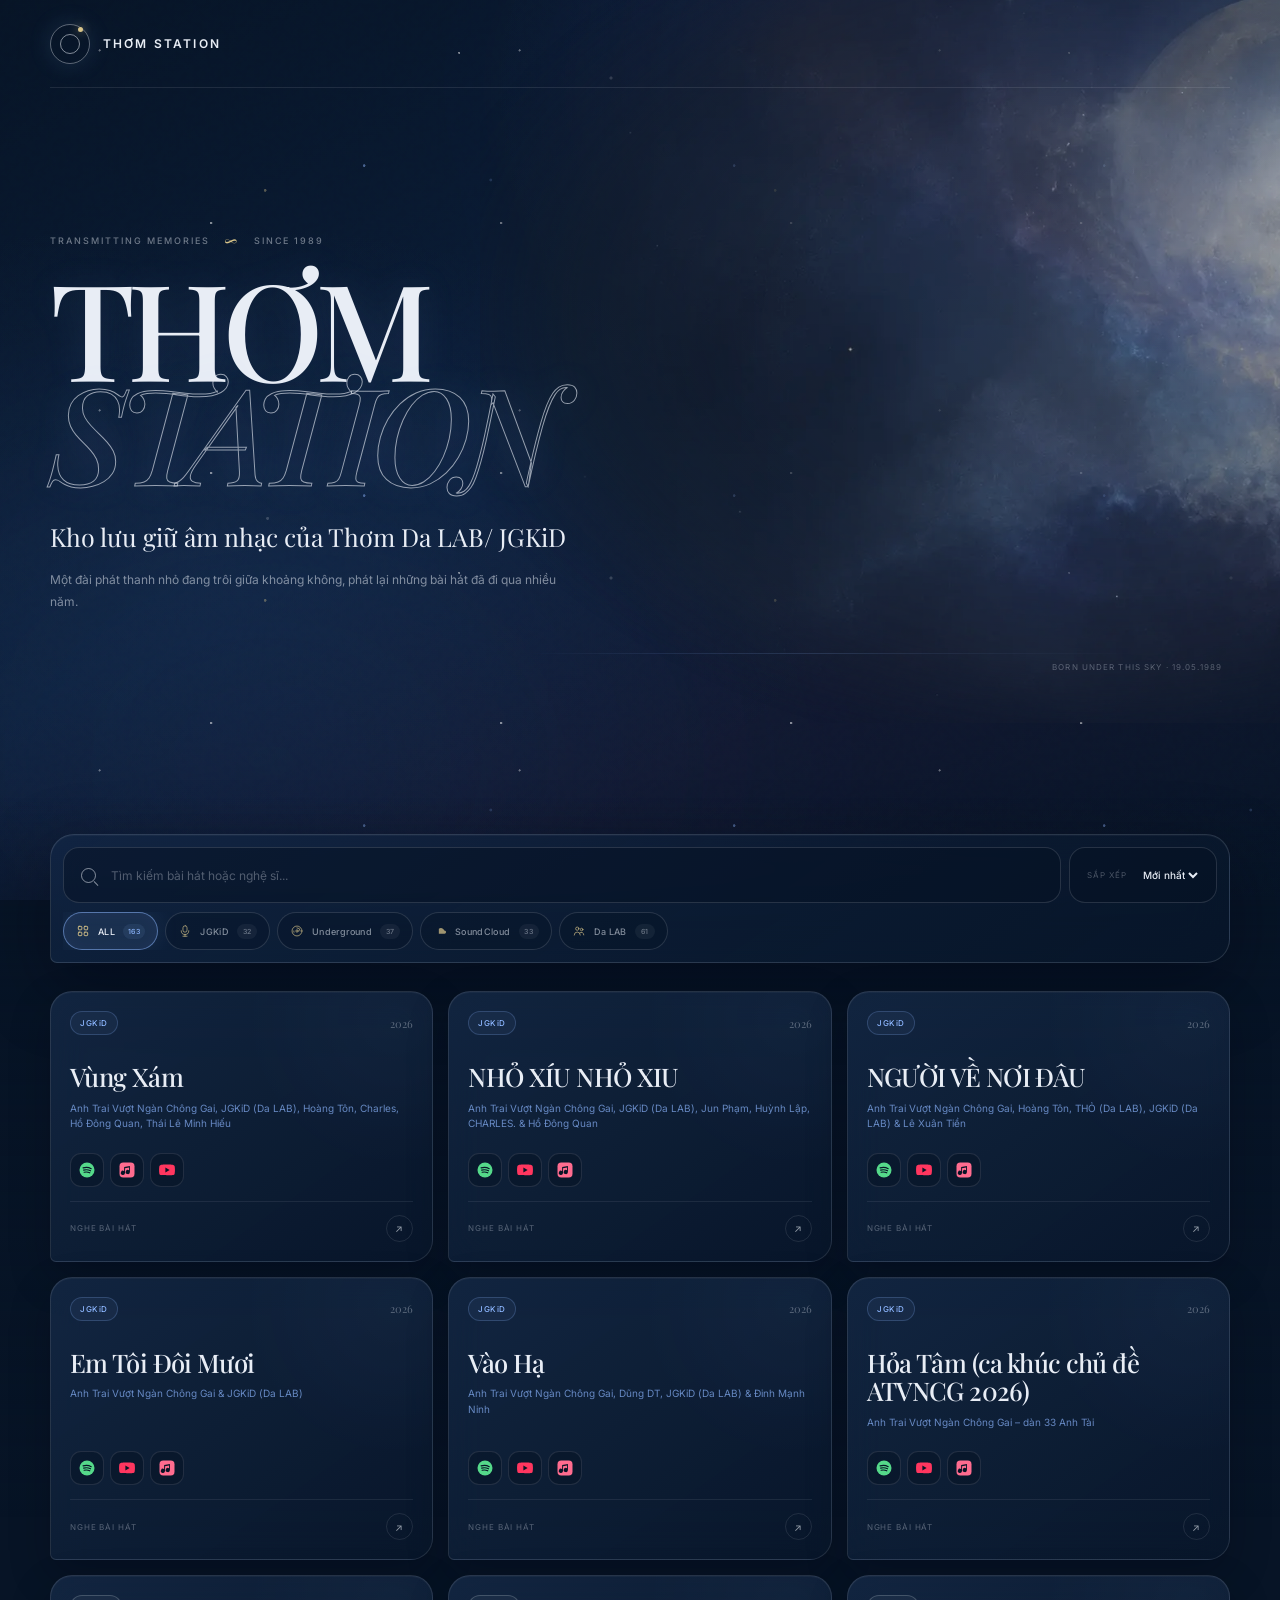
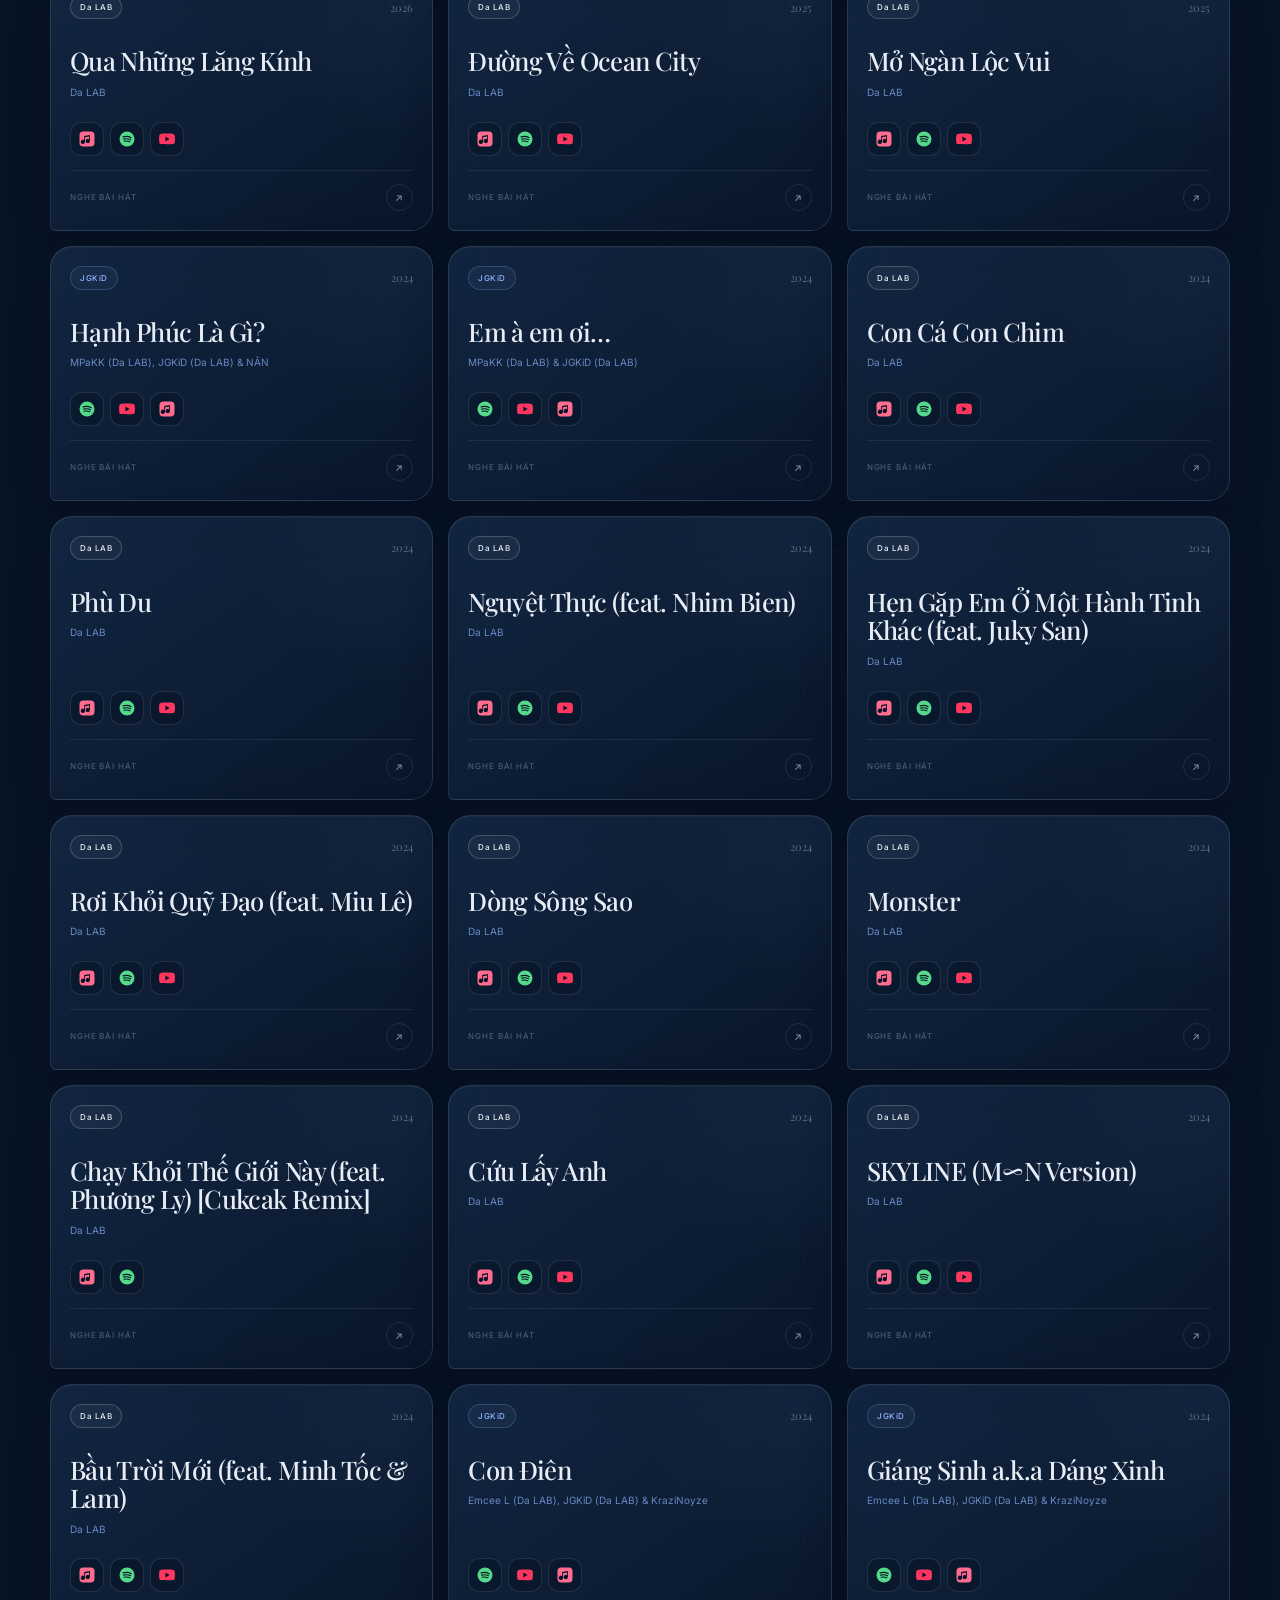
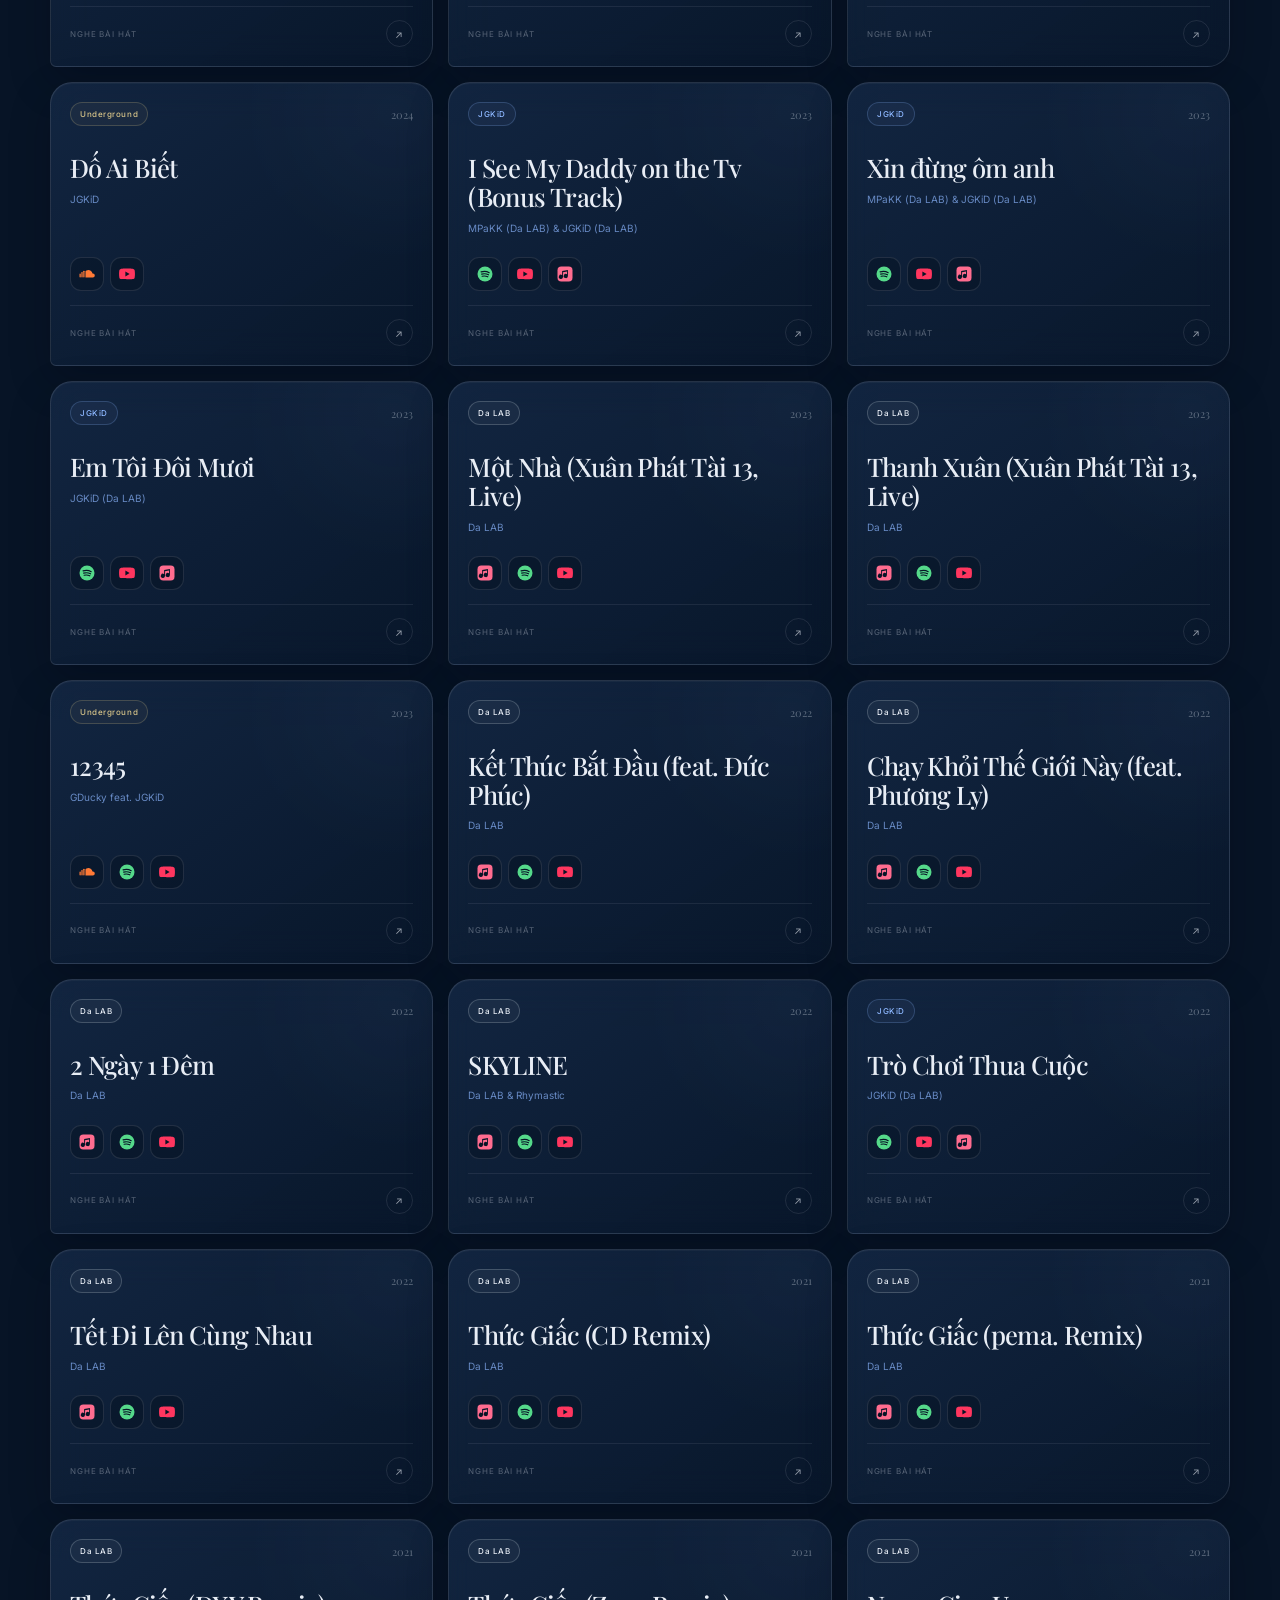
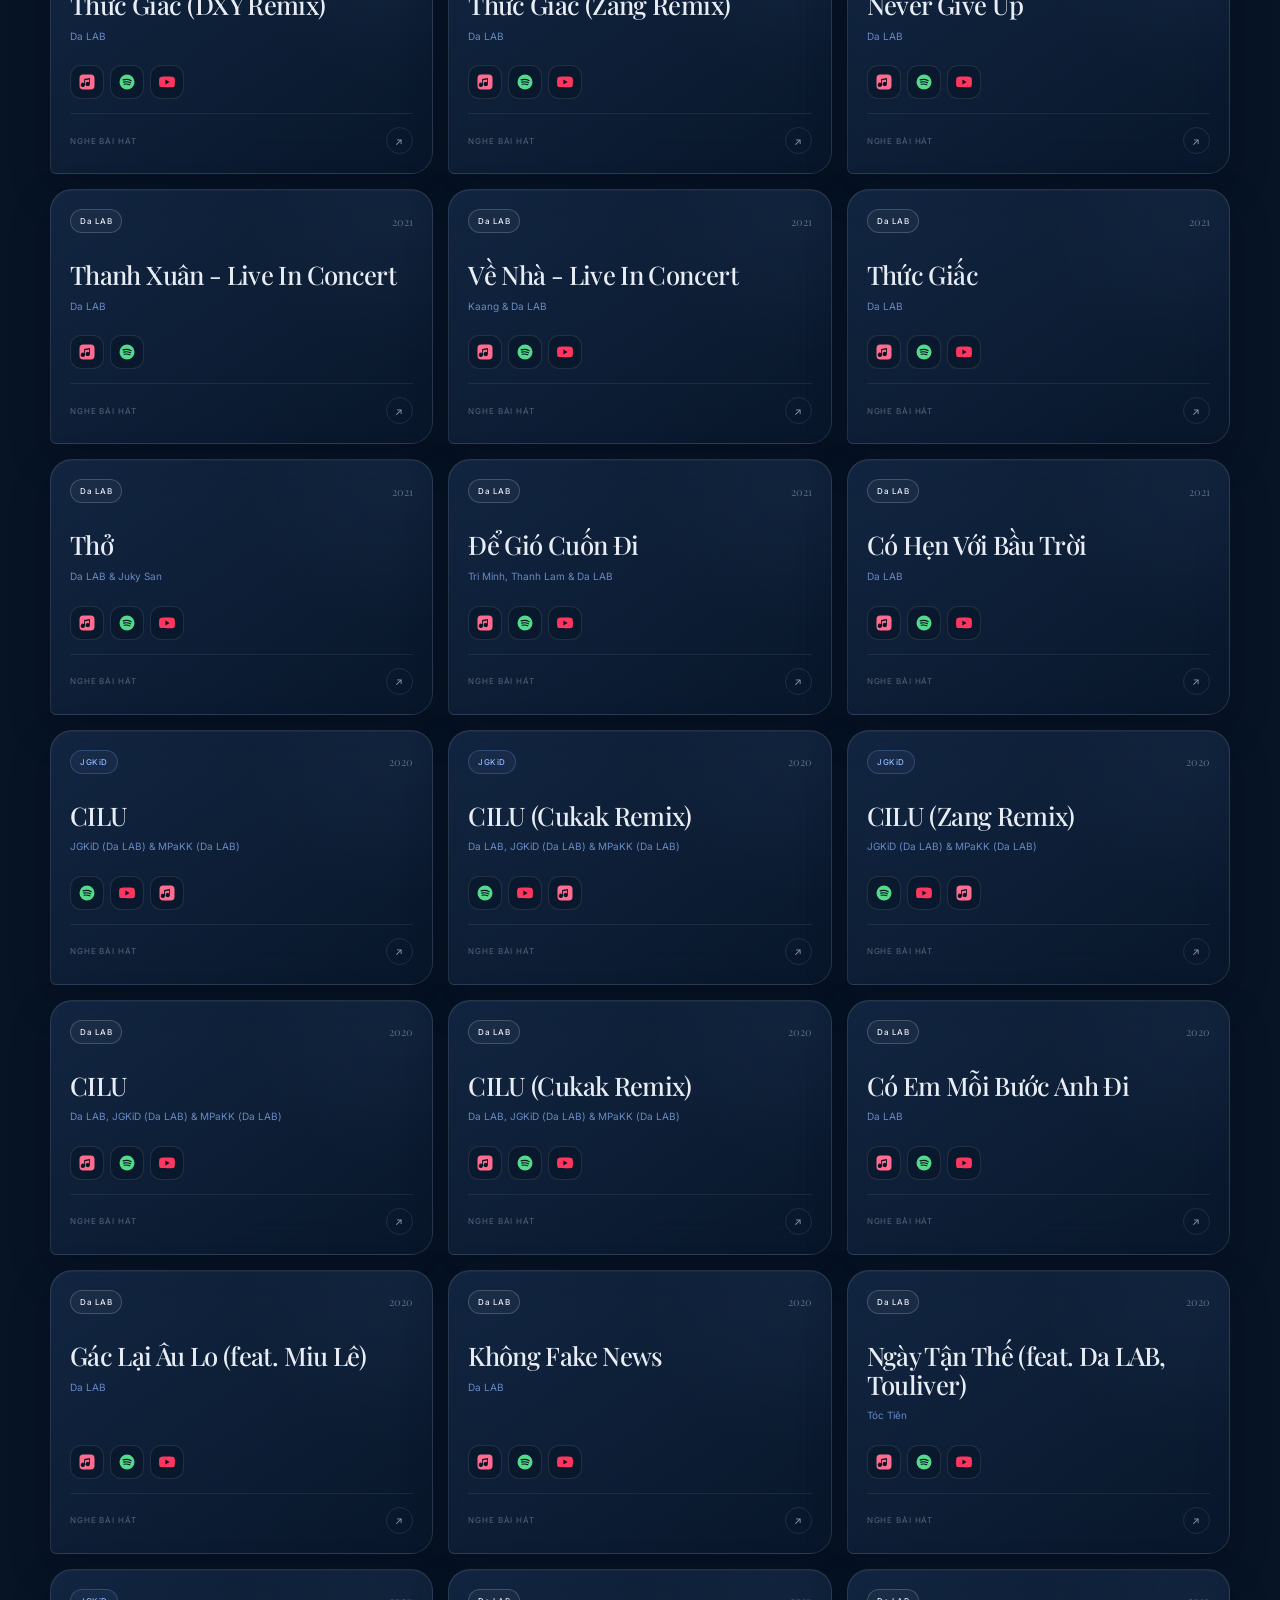
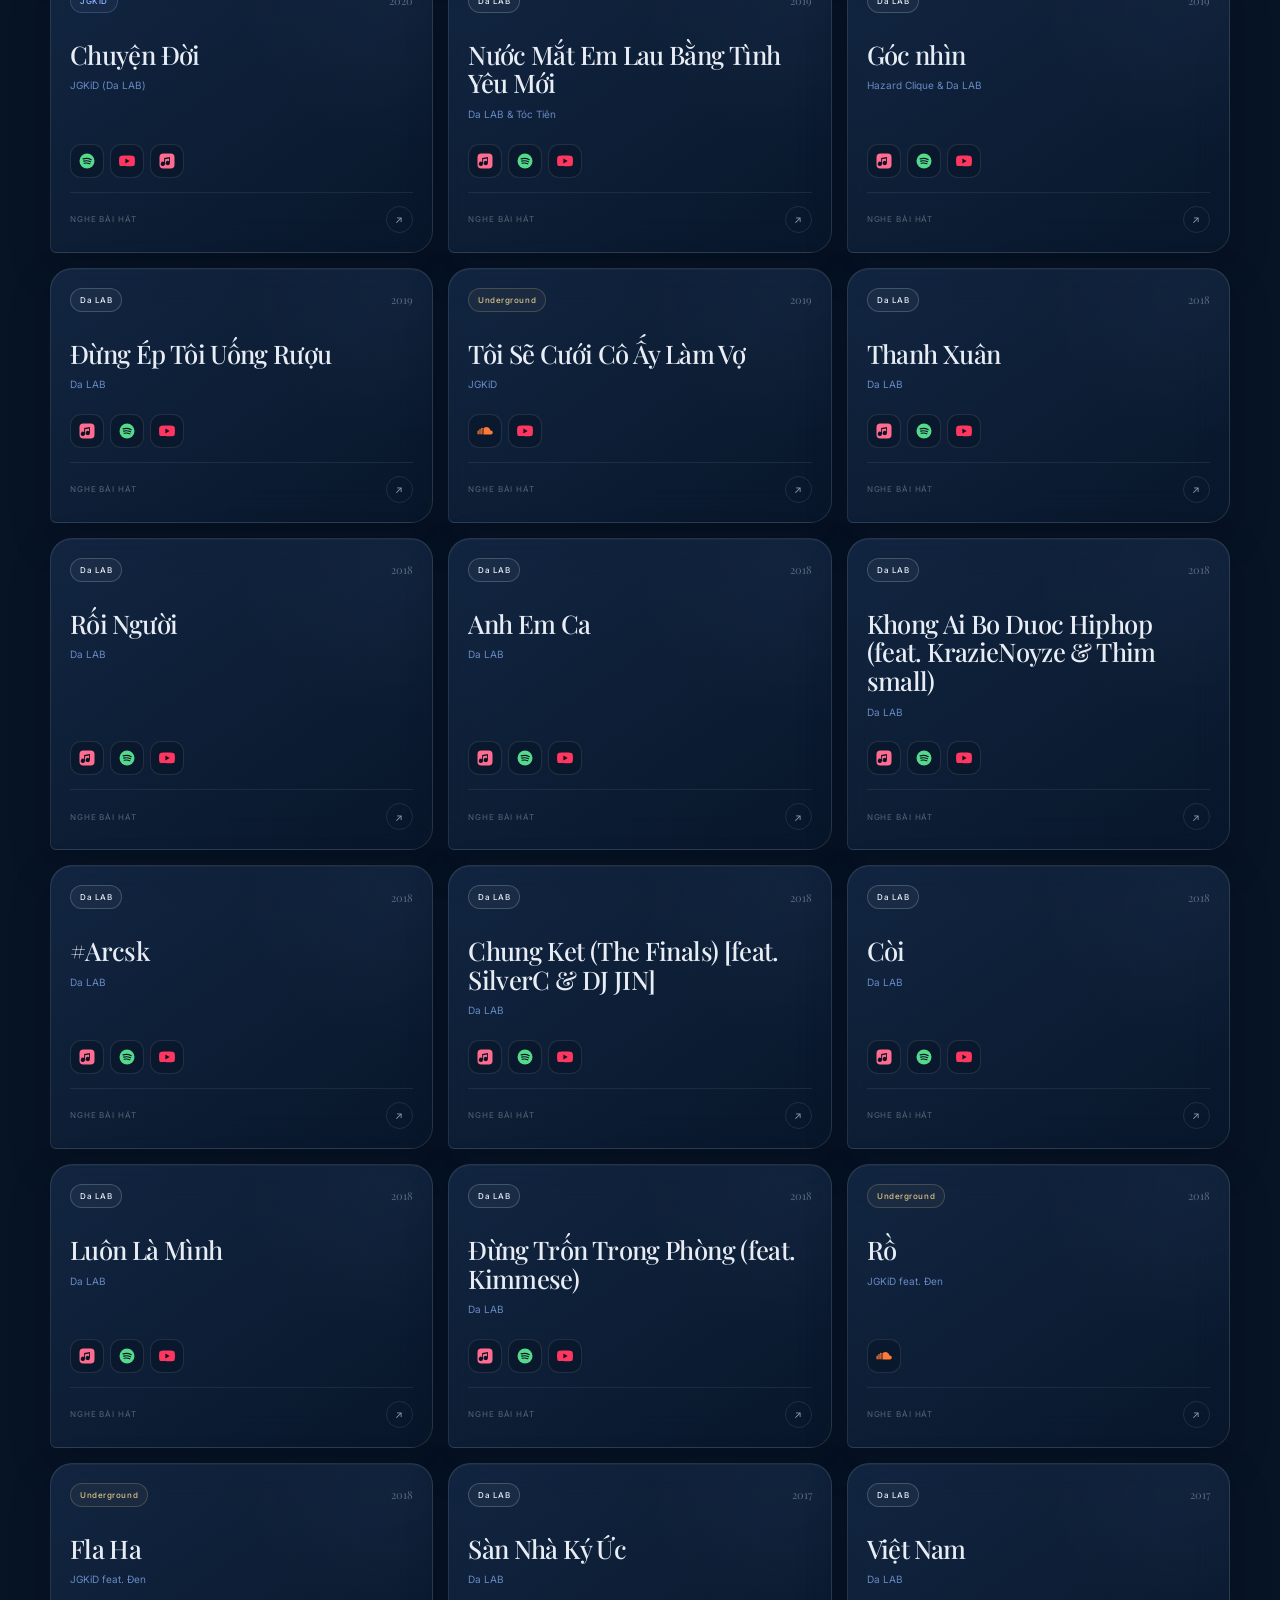
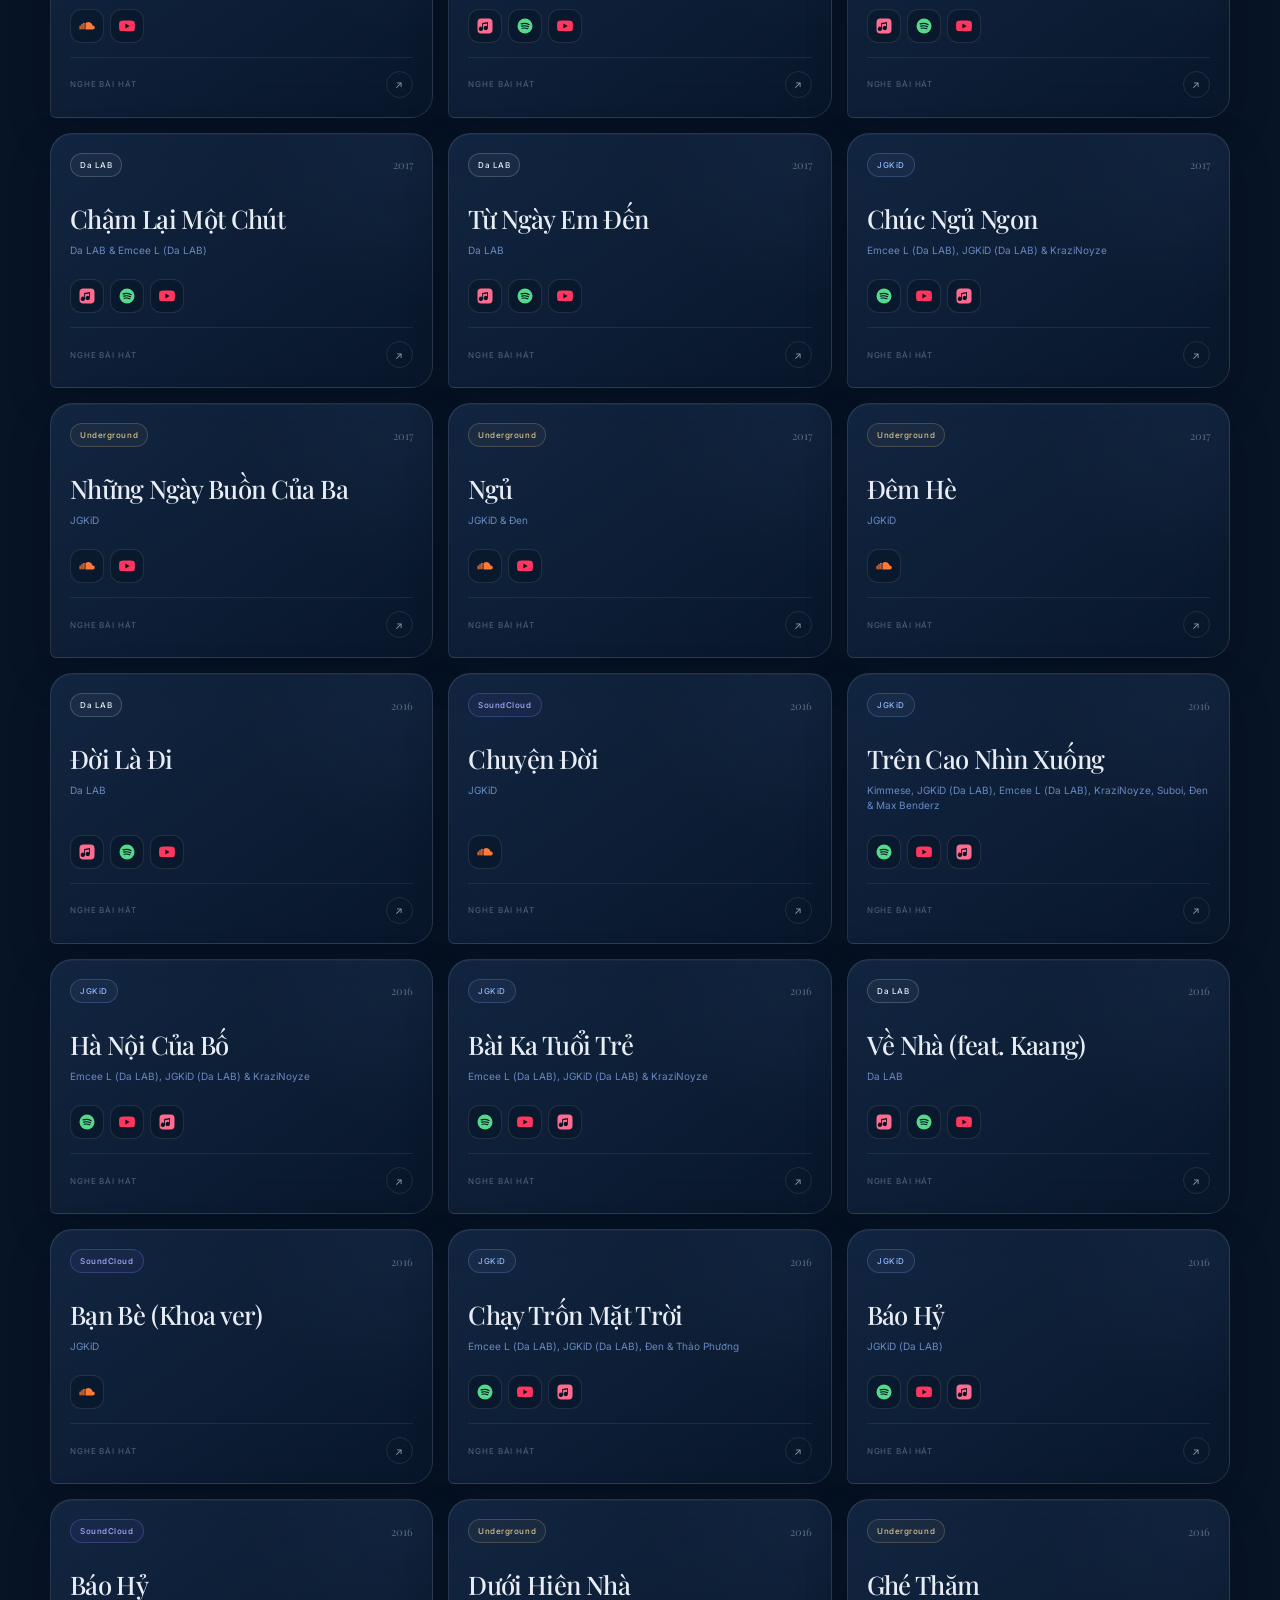
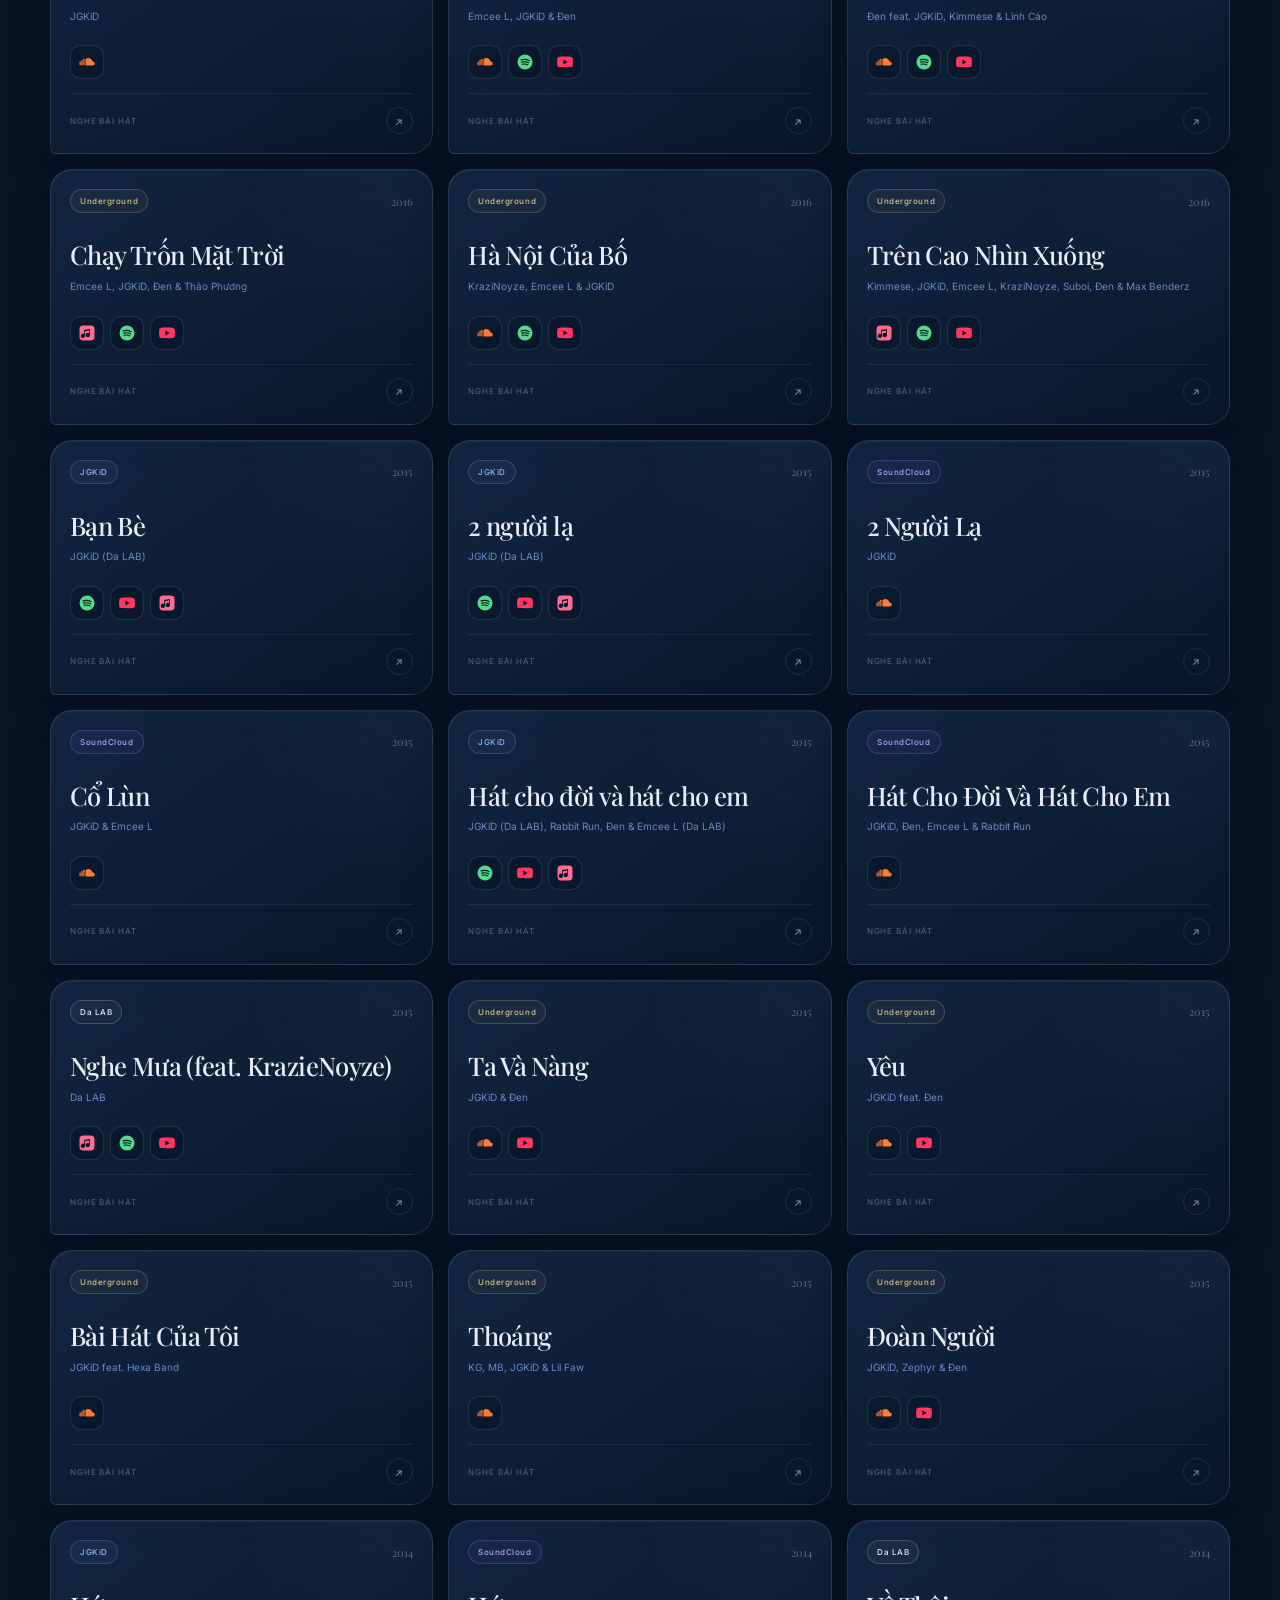
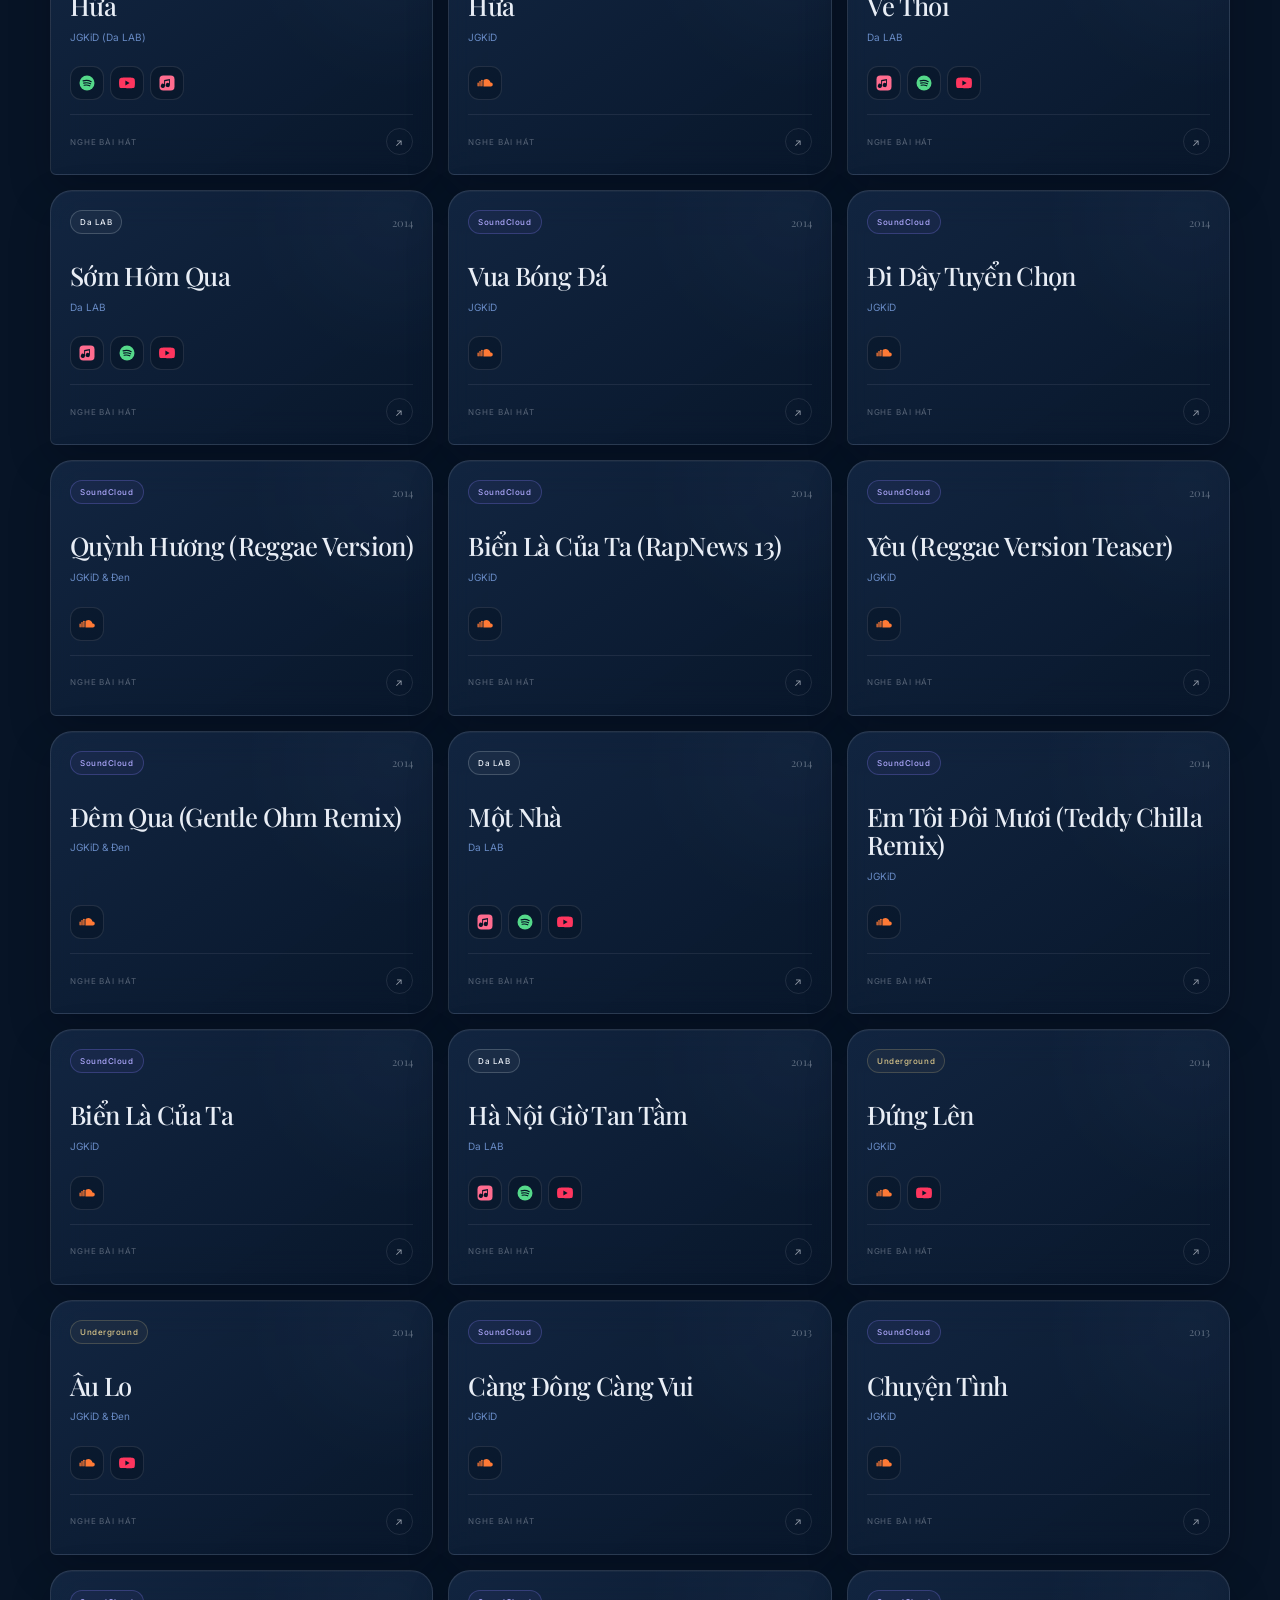
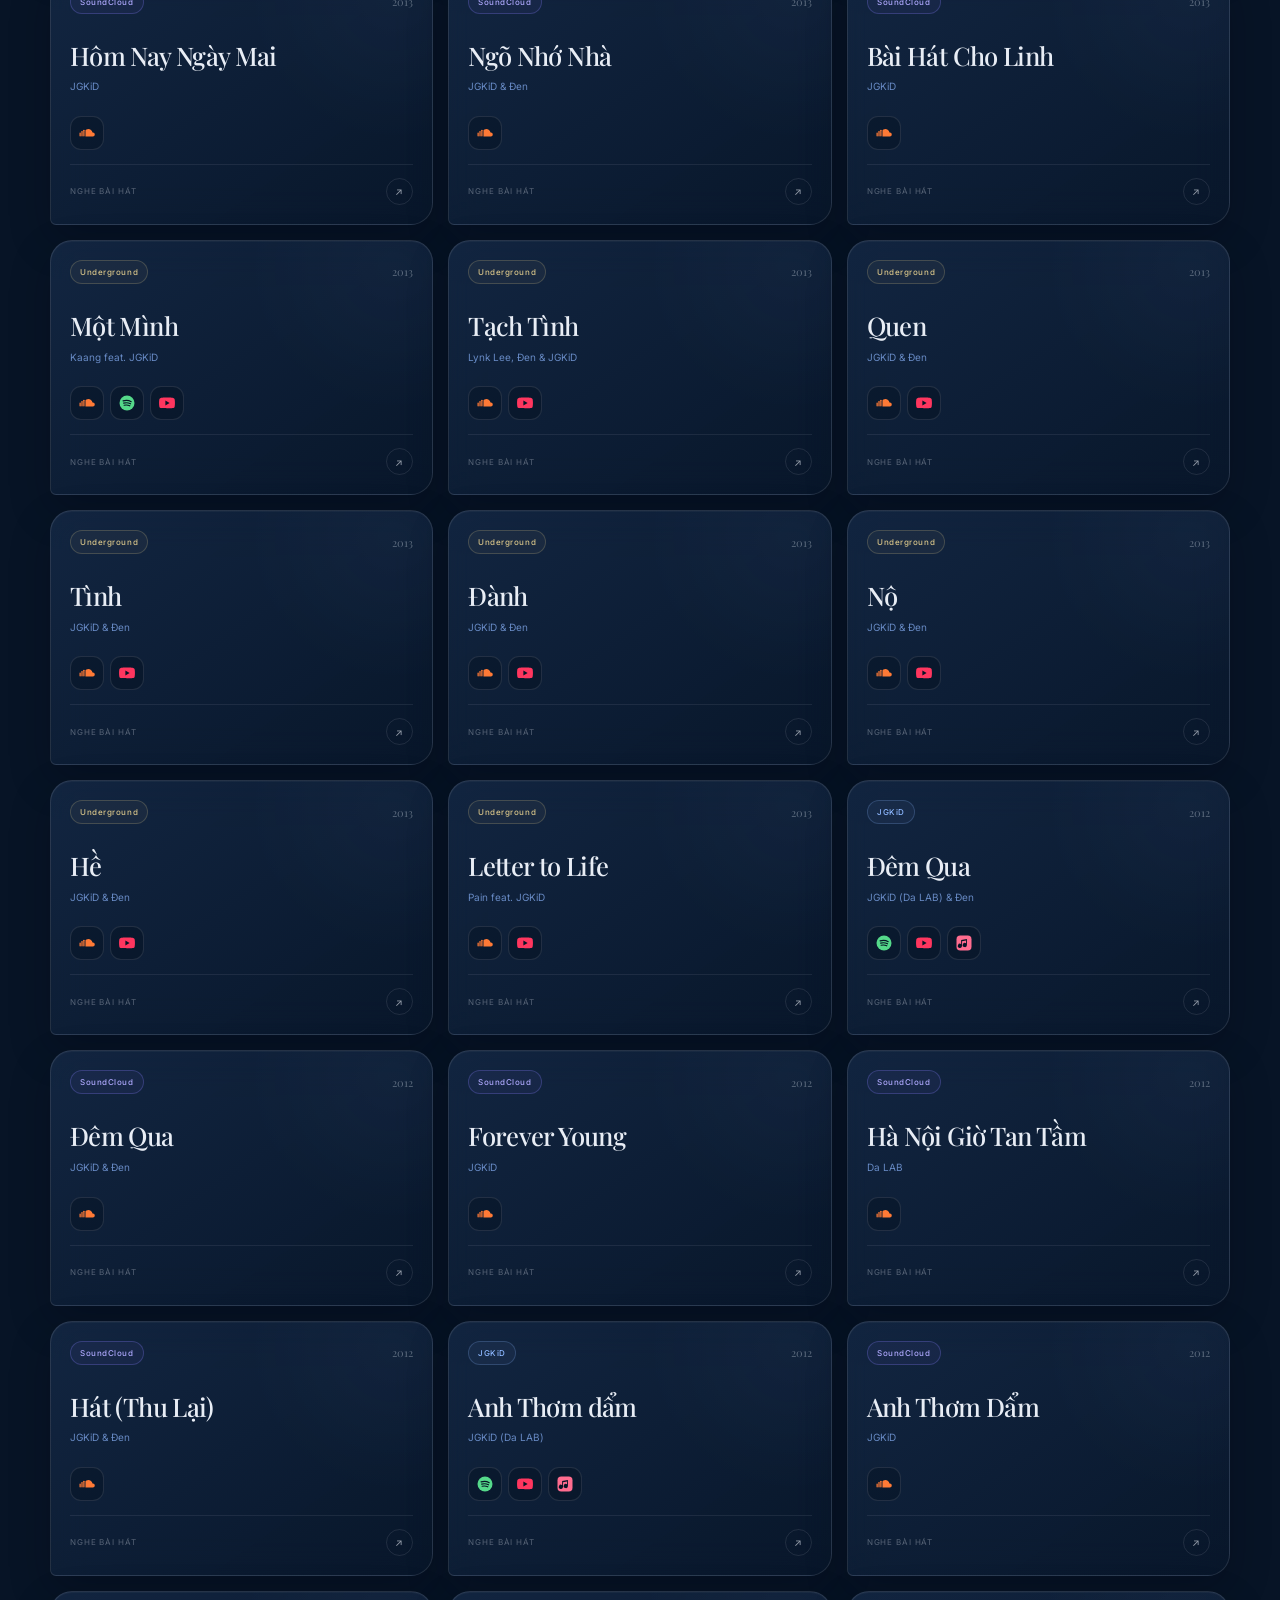
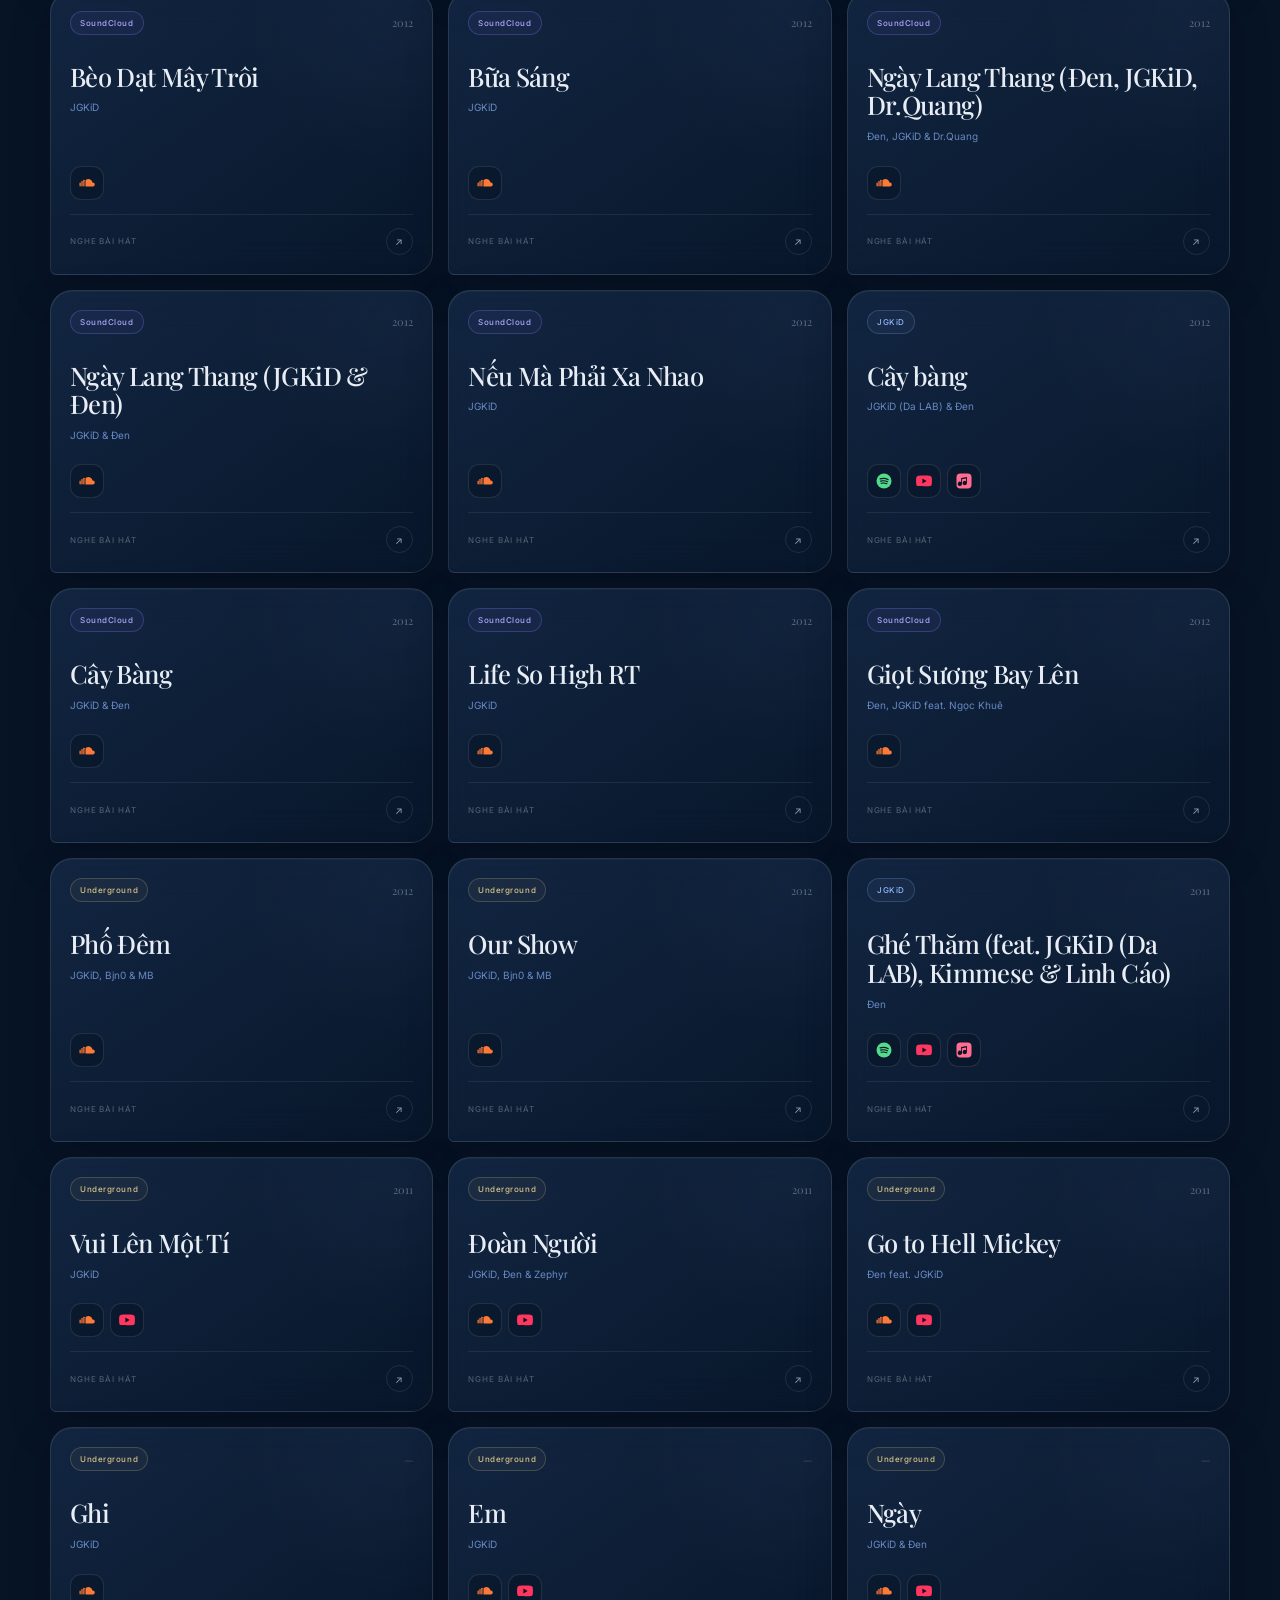
<file: index.html>
<!doctype html>
<html lang="vi">

<head>
  <meta charset="utf-8">
  <meta name="viewport" content="width=device-width,initial-scale=1">
  <title>Thơm Station — A music archive under the moonlight</title>
  <meta name="description"
    content="Kho lưu giữ âm nhạc của Thơm / JGKiD — những tín hiệu và ký ức được phát lại dưới ánh trăng.">
  <meta name="theme-color" content="#071426">
  <meta property="og:title" content="Thơm Station">
  <meta property="og:description" content="Kho lưu giữ âm nhạc của Thơm / JGKiD dưới ánh trăng.">
  <meta property="og:type" content="website">
  <meta property="og:image" content="og.png">
  <link rel="preconnect" href="https://fonts.googleapis.com">
  <link rel="preconnect" href="https://fonts.gstatic.com" crossorigin>
  <link
    href="https://fonts.googleapis.com/css2?family=Inter:wght@400;500;600&family=Playfair+Display:ital,wght@0,500;0,600;1,500&display=swap"
    rel="stylesheet">
  <link rel="icon" href="favicon.svg">
  <link rel="stylesheet" href="styles.css">
</head>

<body>
  <div class="cosmos" aria-hidden="true">
    <div class="nebula"></div>
    <div class="stars stars-far"></div>
    <div class="stars stars-near"></div>
    <div class="grain"></div>
  </div>

  <main class="site-shell">
    <header class="topbar" id="top">
      <a class="brand" href="#top" aria-label="Về đầu trang Thơm Station">
        <span class="brand-orbit" aria-hidden="true"><i></i></span>
        <span class="brand-copy">
          <strong>THƠM STATION</strong>
        </span>
      </a>
    </header>

    <section class="hero" aria-labelledby="hero-title">
      <div class="hero-moon" aria-hidden="true"></div>
      <div class="hero-copy">
        <p class="eyebrow"><span>TRANSMITTING MEMORIES</span><b>∞</b><span>SINCE 1989</span></p>
        <h1 id="hero-title">THƠM<br><em>STATION</em></h1>
        <p class="hero-subtitle">Kho lưu giữ âm nhạc của Thơm Da LAB/ JGKiD</p>
        <p class="hero-note">Một đài phát thanh nhỏ đang trôi giữa khoảng không, phát lại những bài hát đã đi qua nhiều
          năm.</p>
      </div>
      <div class="hero-coordinate" aria-hidden="true">BORN UNDER THIS SKY · 19.05.1989</div>
    </section>

    <section class="catalog-section" id="catalog" aria-label="Kho lưu trữ âm nhạc">
      <div class="station-console">
        <div class="control-panel">
          <label class="search-box">
            <span class="search-icon" aria-hidden="true"></span><span class="sr-only">Tìm bài</span>
            <input id="search-input" type="search" placeholder="Tìm kiếm bài hát hoặc nghệ sĩ..." autocomplete="off">
            <button id="clear-search" type="button" aria-label="Xóa tìm kiếm" hidden>×</button>
          </label>
          <label class="sort-select"><span>Sắp xếp</span>
            <select id="sort-select" aria-label="Sắp xếp bài hát">
              <option value="newest">Mới nhất</option>
              <option value="oldest">Cũ nhất</option>
              <option value="az">Tên A–Z</option>
            </select>
          </label>
        </div>

        <div class="category-row" aria-label="Lọc danh mục">
          <button class="active" type="button" data-filter="all"><svg viewBox="0 0 24 24" aria-hidden="true">
              <rect x="4" y="4" width="6" height="6" rx="1.3" />
              <rect x="14" y="4" width="6" height="6" rx="1.3" />
              <rect x="4" y="14" width="6" height="6" rx="1.3" />
              <rect x="14" y="14" width="6" height="6" rx="1.3" />
            </svg>ALL<span></span></button>
          <button type="button" data-filter="dsp"><svg viewBox="0 0 24 24" aria-hidden="true">
              <rect x="8.5" y="3" width="7" height="11" rx="3.5" />
              <path d="M5.5 11.5a6.5 6.5 0 0 0 13 0M12 18v3M8.5 21h7" />
            </svg>JGKiD<span></span></button>
          <button type="button" data-filter="underground"><svg viewBox="0 0 24 24" aria-hidden="true">
              <circle cx="12" cy="12" r="8.5" />
              <circle cx="12" cy="12" r="2" />
              <path d="M12 6.5a5.5 5.5 0 0 1 5.5 5.5M6.8 14.1a5.5 5.5 0 0 1-.3-2.1" />
            </svg>Underground<span></span></button>
          <button type="button" data-filter="soundcloud"><svg class="filter-soundcloud" viewBox="0 0 24 24"
              aria-hidden="true">
              <rect x="2" y="11" width="1.6" height="5.5" rx=".8" />
              <rect x="4.5" y="9" width="1.6" height="7.5" rx=".8" />
              <rect x="7" y="7.3" width="1.6" height="9.2" rx=".8" />
              <path d="M10 16.5V8.2a5.7 5.7 0 0 1 9.3 3.1h.5a2.6 2.6 0 1 1 0 5.2H10Z" />
            </svg>SoundCloud<span></span></button>
          <button type="button" data-filter="dalab"><svg viewBox="0 0 24 24" aria-hidden="true">
              <circle cx="9" cy="8" r="2.8" />
              <circle cx="16.5" cy="9.5" r="2.2" />
              <path d="M3.8 19a5.2 5.2 0 0 1 10.4 0M13.2 15.3a4.3 4.3 0 0 1 7 3.4" />
            </svg>Da LAB<span></span></button>
        </div>
      </div>

      <div class="track-grid" id="track-grid" aria-live="polite"></div>
      <div class="empty-state" id="empty-state" hidden>
        <span aria-hidden="true">◌</span>
        <h3>Tín hiệu đang lạc giữa khoảng không</h3>
        <p>Thử một từ khóa khác hoặc quay về toàn bộ kho lưu trữ.</p>
        <button id="reset-filters" type="button">Nhận lại mọi tín hiệu</button>
      </div>
    </section>

    <footer>
      <span>THƠM STATION · FAN-MADE ARCHIVE</span>
      <div class="copyright-note">
        <p>© Bản quyền âm nhạc và nội dung liên quan thuộc về nghệ sĩ, hãng phát hành và các chủ sở hữu tương ứng.</p>
        <p>Thơm Station là kho lưu trữ phi thương mại do người hâm mộ thực hiện, không phải trang chính thức của Thơm Da
          LAB/ JGKiD.</p>
      </div>
      <a href="#top">Về phía mặt trăng ↑</a>
    </footer>
  </main>

  <div class="signal-toast" id="signal-toast" role="status" aria-live="polite" aria-atomic="true">
    <span aria-hidden="true"></span><strong>ĐANG MỞ BÀI HÁT</strong>
  </div>

  <script src="catalog.js"></script>
  <script src="app.js"></script>
</body>

</html>
</file>
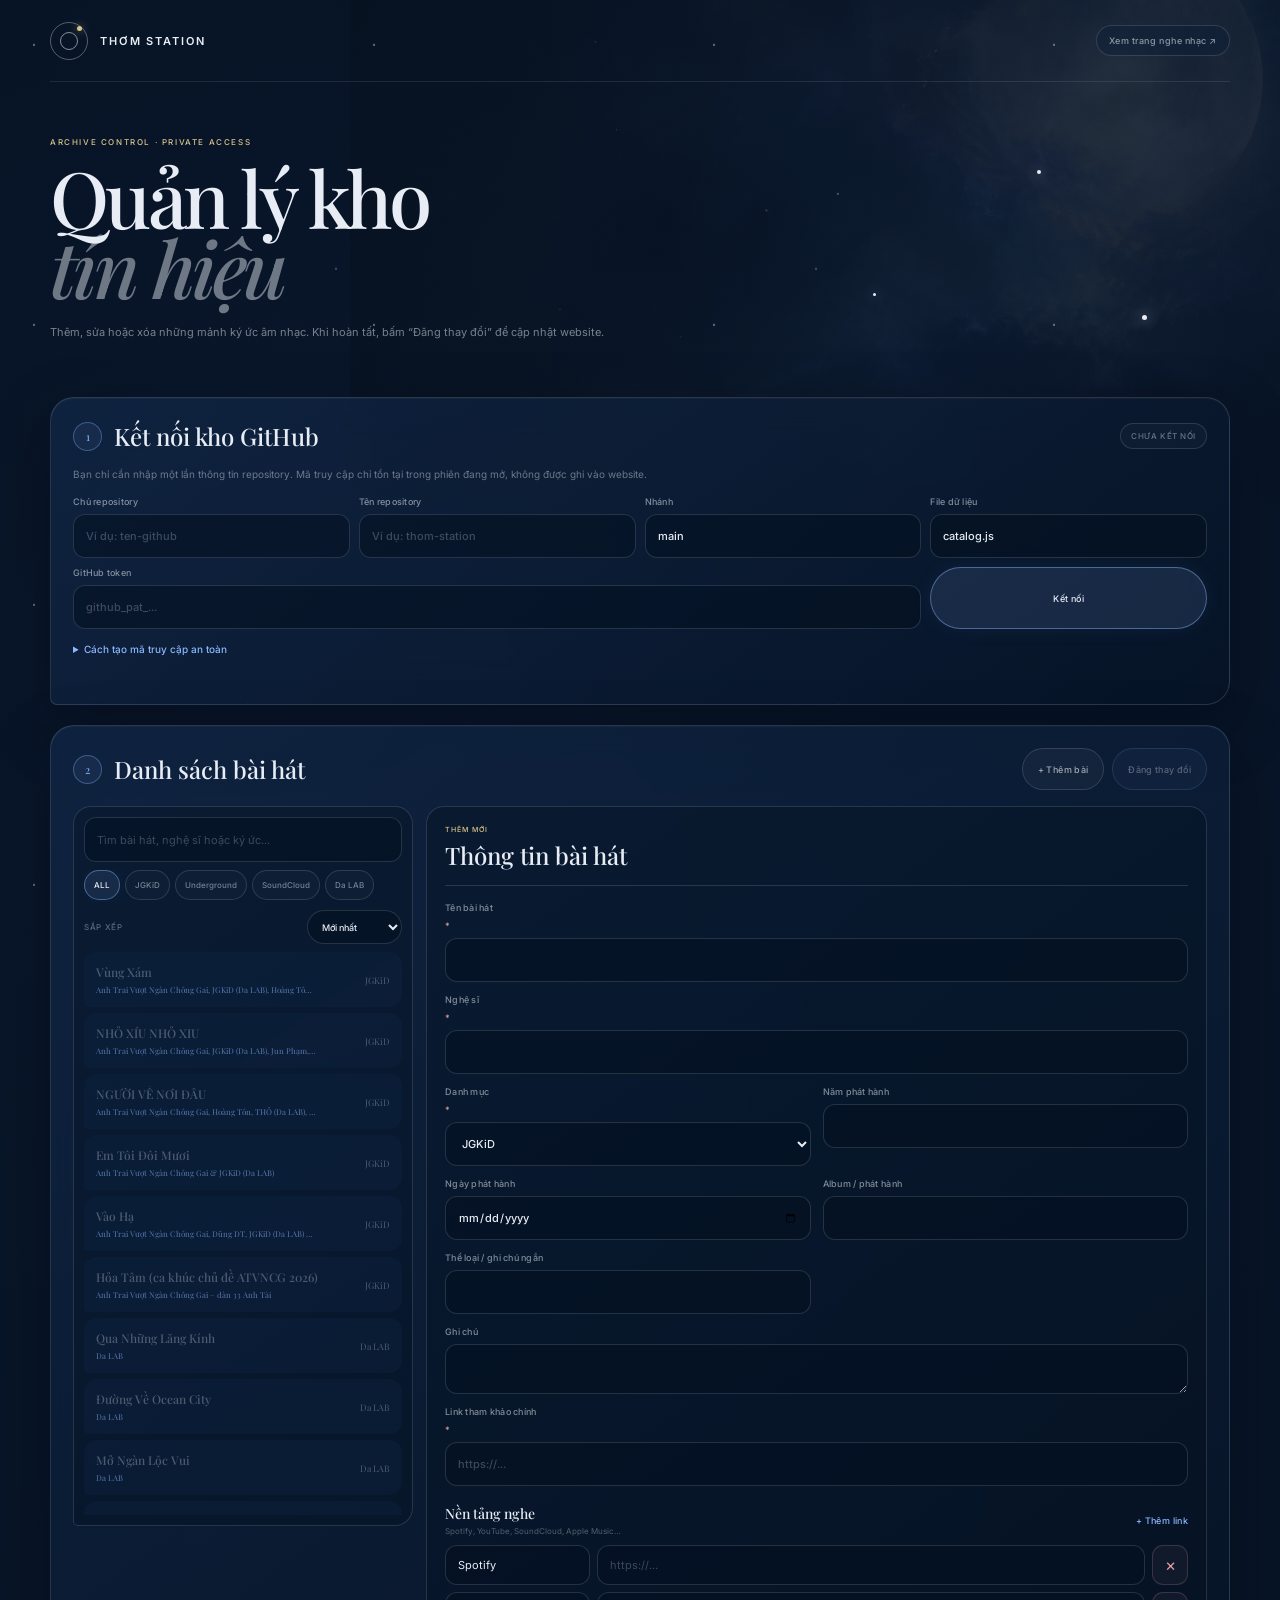
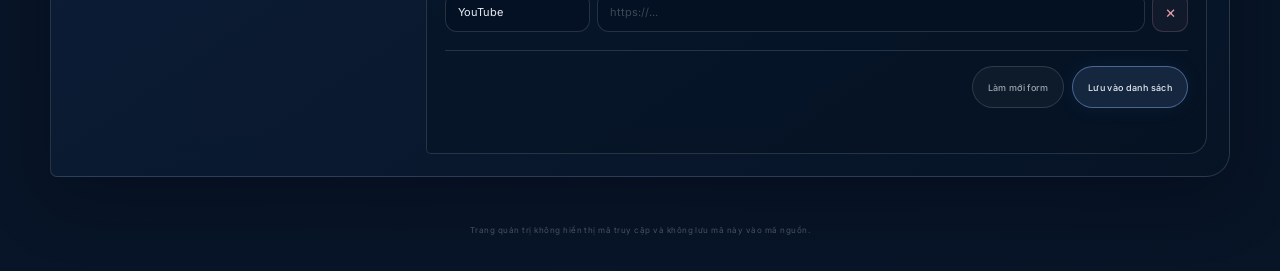
<file: admin.html>
<!doctype html>
<html lang="vi">
<head>
  <meta charset="utf-8">
  <meta name="viewport" content="width=device-width,initial-scale=1">
  <title>Quản lý danh mục — Thơm Station</title>
  <meta name="robots" content="noindex,nofollow">
  <meta name="theme-color" content="#071426">
  <link rel="preconnect" href="https://fonts.googleapis.com">
  <link rel="preconnect" href="https://fonts.gstatic.com" crossorigin>
  <link href="https://fonts.googleapis.com/css2?family=Inter:wght@400;500;600&family=Playfair+Display:ital,wght@0,500;0,600;1,500&display=swap" rel="stylesheet">
  <link rel="icon" href="favicon.svg">
  <link rel="stylesheet" href="admin.css">
</head>
<body>
  <main class="admin-shell">
    <header class="admin-topbar">
      <a class="admin-brand" href="index.html" target="_blank" rel="noopener noreferrer">
        <span aria-hidden="true"><i></i></span>
        <strong>THƠM STATION</strong>
      </a>
      <a class="view-site" href="index.html" target="_blank" rel="noopener noreferrer">Xem trang nghe nhạc ↗</a>
    </header>

    <section class="admin-intro">
      <div>
        <p class="eyebrow">ARCHIVE CONTROL · PRIVATE ACCESS</p>
        <h1>Quản lý kho<br><em>tín hiệu</em></h1>
        <p>Thêm, sửa hoặc xóa những mảnh ký ức âm nhạc. Khi hoàn tất, bấm “Đăng thay đổi” để cập nhật website.</p>
      </div>
      <div class="intro-sparkles" aria-hidden="true"><span></span><span></span><span></span></div>
    </section>

    <section class="connection-card" aria-labelledby="connection-title">
      <div class="section-heading">
        <div><span class="step">1</span><h2 id="connection-title">Kết nối kho GitHub</h2></div>
        <span id="connection-badge" class="status-badge">Chưa kết nối</span>
      </div>
      <p class="connection-note">Bạn chỉ cần nhập một lần thông tin repository. Mã truy cập chỉ tồn tại trong phiên đang mở, không được ghi vào website.</p>
      <div class="connection-grid">
        <label>Chủ repository<input id="repo-owner" autocomplete="username" placeholder="Ví dụ: ten-github"></label>
        <label>Tên repository<input id="repo-name" placeholder="Ví dụ: thom-station"></label>
        <label>Nhánh<input id="repo-branch" value="main" placeholder="main"></label>
        <label>File dữ liệu<input id="repo-path" value="catalog.js" placeholder="catalog.js"></label>
        <label class="token-field">GitHub token<input id="repo-token" type="password" autocomplete="off" placeholder="github_pat_..."></label>
        <button id="connect-button" class="primary-button" type="button">Kết nối</button>
      </div>
      <details>
        <summary>Cách tạo mã truy cập an toàn</summary>
        <ol>
          <li>Mở trang <a href="https://github.com/settings/personal-access-tokens/new" target="_blank" rel="noopener noreferrer">Fine-grained token ↗</a>.</li>
          <li>Chỉ chọn repository chứa website này.</li>
          <li>Trong quyền repository, đặt <strong>Contents: Read and write</strong>.</li>
        </ol>
      </details>
      <p id="connection-message" class="message" aria-live="polite"></p>
    </section>

    <section id="manager" class="manager" aria-labelledby="manager-title">
      <div class="manager-toolbar">
        <div>
          <span class="step">2</span>
          <div><h2 id="manager-title">Danh sách bài hát</h2></div>
        </div>
        <div class="toolbar-actions">
          <button id="new-track" class="secondary-button" type="button">+ Thêm bài</button>
          <button id="publish-button" class="primary-button" type="button" disabled>Đăng thay đổi</button>
        </div>
      </div>

      <div class="workspace">
        <aside class="track-sidebar">
          <label class="admin-search"><span class="sr-only">Tìm bài</span><input id="admin-search" type="search" placeholder="Tìm bài hát, nghệ sĩ hoặc ký ức..."></label>
          <div class="admin-list-controls">
            <div class="admin-filter-row" aria-label="Lọc danh mục">
              <button class="active" type="button" data-admin-filter="all" aria-pressed="true">ALL</button>
              <button type="button" data-admin-filter="dsp" aria-pressed="false">JGKiD</button>
              <button type="button" data-admin-filter="underground" aria-pressed="false">Underground</button>
              <button type="button" data-admin-filter="soundcloud" aria-pressed="false">SoundCloud</button>
              <button type="button" data-admin-filter="dalab" aria-pressed="false">Da LAB</button>
            </div>
            <label class="admin-sort"><span>Sắp xếp</span>
              <select id="admin-sort">
                <option value="newest">Mới nhất</option>
                <option value="oldest">Cũ nhất</option>
                <option value="az">Tên A–Z</option>
              </select>
            </label>
          </div>
          <div id="admin-list" class="admin-list" aria-live="polite"></div>
        </aside>

        <section class="editor-card" aria-labelledby="editor-title">
          <div class="editor-heading">
            <div><p id="editor-mode">THÊM MỚI</p><h2 id="editor-title">Thông tin bài hát</h2></div>
            <button id="delete-track" class="danger-button" type="button" hidden>Xóa bài</button>
          </div>

          <form id="track-form">
            <input id="track-id" type="hidden">
            <div class="form-grid">
              <label class="wide">Tên bài hát <em>*</em><input id="track-title" required></label>
              <label class="wide">Nghệ sĩ <em>*</em><input id="track-artist" required></label>
              <label>Danh mục <em>*</em>
                <select id="track-category" required>
                  <option value="dsp">JGKiD</option>
                  <option value="soundcloud">SoundCloud</option>
                  <option value="underground">Underground</option>
                  <option value="dalab">Da LAB</option>
                </select>
              </label>
              <label>Năm phát hành<input id="track-year" type="number" min="1900" max="2100" inputmode="numeric"></label>
              <label>Ngày phát hành<input id="track-date" type="date"></label>
              <label>Album / phát hành<input id="track-meta"></label>
              <label>Thể loại / ghi chú ngắn<input id="track-detail"></label>
              <label class="wide">Ghi chú<textarea id="track-note" rows="2"></textarea></label>
              <label class="wide">Link tham khảo chính <em>*</em><input id="track-primary" type="url" required placeholder="https://..."></label>
            </div>

            <div class="links-heading"><div><h3>Nền tảng nghe</h3><p>Spotify, YouTube, SoundCloud, Apple Music…</p></div><button id="add-link" class="text-button" type="button">+ Thêm link</button></div>
            <div id="link-rows" class="link-rows"></div>

            <div class="form-actions">
              <button id="cancel-edit" class="secondary-button" type="button">Làm mới form</button>
              <button class="primary-button" type="submit">Lưu vào danh sách</button>
            </div>
          </form>
          <p id="editor-message" class="message" aria-live="polite"></p>
        </section>
      </div>
    </section>

    <footer>Trang quản trị không hiển thị mã truy cập và không lưu mã này vào mã nguồn.</footer>
  </main>

  <template id="link-row-template">
    <div class="link-row">
      <label><span class="sr-only">Tên nền tảng</span><input class="link-label" list="platform-options" placeholder="Nền tảng"></label>
      <label><span class="sr-only">Đường dẫn</span><input class="link-url" type="url" placeholder="https://..."></label>
      <button class="remove-link" type="button" aria-label="Xóa đường dẫn">×</button>
    </div>
  </template>
  <datalist id="platform-options"><option value="Spotify"><option value="YouTube"><option value="SoundCloud"><option value="Apple Music"><option value="YouTube Music"></datalist>
  <script src="catalog.js"></script>
  <script src="admin.js"></script>
</body>
</html>
</file>
<file: styles.css>
:root {
  --midnight: #071426;
  --navy: #0b1d38;
  --navy-soft: #112747;
  --moon: #e8edf5;
  --moon-muted: rgba(232, 237, 245, .68);
  --soft-blue: #8db7ff;
  --moon-gold: #d9c58a;
  --purple: #8a7fff;
  --glass: rgba(15, 34, 62, .58);
  --glass-strong: rgba(12, 29, 53, .82);
  --line: rgba(232, 237, 245, .14);
  --line-bright: rgba(232, 237, 245, .28);
  --shadow: 0 24px 70px rgba(0, 4, 14, .34);
  --serif: "Playfair Display", "Cormorant Garamond", Georgia, serif;
  --sans: Inter, Manrope, "Segoe UI", sans-serif;
}

* { box-sizing: border-box; }
html { scroll-behavior: smooth; scroll-padding-top: 96px; }
body {
  min-width: 320px;
  margin: 0;
  color: var(--moon);
  background: var(--midnight);
  font-family: var(--sans);
  -webkit-font-smoothing: antialiased;
}
a { color: inherit; text-decoration: none; }
button, input, select { font: inherit; }
button, select { cursor: pointer; }
button, input, select { -webkit-tap-highlight-color: transparent; }
::selection { color: var(--midnight); background: var(--moon-gold); }

.cosmos {
  position: fixed;
  z-index: -2;
  inset: 0;
  overflow: hidden;
  pointer-events: none;
  background:
    radial-gradient(ellipse at 82% 10%, rgba(138, 127, 255, .09), transparent 38%),
    radial-gradient(ellipse at 15% 62%, rgba(68, 105, 167, .10), transparent 43%),
    linear-gradient(155deg, #071426 0%, #0b1d38 48%, #111830 72%, #071426 100%);
}
.nebula {
  position: absolute;
  inset: -22%;
  opacity: .42;
  filter: blur(80px);
  background:
    radial-gradient(ellipse at 68% 22%, rgba(138, 127, 255, .18), transparent 30%),
    radial-gradient(ellipse at 30% 74%, rgba(69, 118, 191, .16), transparent 34%);
  animation: nebula-drift 36s ease-in-out infinite alternate;
}
.stars { position: absolute; inset: -8%; opacity: .58; }
.stars-far {
  background-image:
    radial-gradient(circle at 8% 18%, rgba(255,255,255,.85) 0 1px, transparent 1.5px),
    radial-gradient(circle at 26% 72%, rgba(141,183,255,.8) 0 1px, transparent 1.6px),
    radial-gradient(circle at 48% 34%, rgba(255,255,255,.62) 0 .8px, transparent 1.4px),
    radial-gradient(circle at 72% 64%, rgba(217,197,138,.64) 0 1px, transparent 1.7px),
    radial-gradient(circle at 92% 24%, rgba(255,255,255,.8) 0 .8px, transparent 1.3px);
  background-size: 290px 250px, 370px 330px, 420px 360px, 510px 410px, 610px 520px;
  animation: star-drift 110s linear infinite;
}
.stars-near {
  opacity: .22;
  background-image:
    radial-gradient(circle at 15% 30%, rgba(255,255,255,.9) 0 1.2px, transparent 1.9px),
    radial-gradient(circle at 78% 40%, rgba(141,183,255,.9) 0 1px, transparent 1.8px),
    radial-gradient(circle at 44% 82%, rgba(255,255,255,.8) 0 1.1px, transparent 1.8px);
  background-size: 620px 500px, 760px 630px, 840px 720px;
  animation: star-drift 72s linear infinite reverse, star-breathe 7s ease-in-out infinite;
}
.grain {
  position: absolute;
  inset: 0;
  opacity: .055;
  mix-blend-mode: soft-light;
  background-image: url("data:image/svg+xml,%3Csvg viewBox='0 0 180 180' xmlns='http://www.w3.org/2000/svg'%3E%3Cfilter id='n'%3E%3CfeTurbulence type='fractalNoise' baseFrequency='.82' numOctaves='3' stitchTiles='stitch'/%3E%3C/filter%3E%3Crect width='100%25' height='100%25' filter='url(%23n)' opacity='.9'/%3E%3C/svg%3E");
}
@keyframes nebula-drift { to { transform: translate3d(-3%, 2%, 0) scale(1.05); } }
@keyframes star-drift { to { transform: translate3d(-55px, 80px, 0); } }
@keyframes star-breathe { 50% { opacity: .34; } }

.site-shell { position: relative; min-height: 100vh; overflow: clip; }
.topbar, .hero, .catalog-section, footer {
  position: relative;
  width: min(1180px, calc(100% - 64px));
  margin-inline: auto;
}
.topbar {
  z-index: 20;
  min-height: 88px;
  display: flex;
  align-items: center;
  justify-content: space-between;
  border-bottom: 1px solid rgba(232, 237, 245, .1);
}
.brand { display: inline-flex; align-items: center; gap: 13px; }
.brand-orbit {
  position: relative;
  width: 40px;
  height: 40px;
  display: grid;
  place-items: center;
  border: 1px solid rgba(232, 237, 245, .38);
  border-radius: 50%;
  box-shadow: 0 0 24px rgba(141, 183, 255, .13);
}
.brand-orbit::before {
  width: 18px;
  height: 18px;
  content: "";
  border: 1px solid rgba(232, 237, 245, .55);
  border-radius: 50%;
}
.brand-orbit i {
  position: absolute;
  top: 2px;
  right: 6px;
  width: 5px;
  height: 5px;
  border-radius: 50%;
  background: var(--moon-gold);
  box-shadow: 0 0 10px rgba(217,197,138,.8);
}
.brand-copy strong { display: block; font-size: 12px; font-weight: 600; letter-spacing: .18em; }
.hero {
  z-index: 2;
  min-height: 690px;
  display: flex;
  align-items: center;
  padding: 80px 0 104px;
  isolation: isolate;
}
.hero::after {
  position: absolute;
  z-index: -2;
  left: 40%;
  bottom: 18%;
  width: 52%;
  height: 1px;
  content: "";
  opacity: .35;
  background: linear-gradient(90deg, transparent, rgba(141,183,255,.65), transparent);
}
.hero-moon {
  position: absolute;
  z-index: -1;
  top: -125px;
  right: -270px;
  width: min(1020px, 88vw);
  height: 760px;
  opacity: .72;
  background: linear-gradient(90deg, var(--midnight) 0%, transparent 32%), url("moon-hero.webp") center / cover no-repeat;
  filter: saturate(.82) contrast(.92);
  -webkit-mask-image: radial-gradient(ellipse at 62% 46%, #000 38%, rgba(0,0,0,.74) 60%, transparent 78%);
  mask-image: radial-gradient(ellipse at 62% 46%, #000 38%, rgba(0,0,0,.74) 60%, transparent 78%);
}
.hero-moon::after {
  position: absolute;
  inset: 0;
  content: "";
  background: radial-gradient(circle at 68% 40%, rgba(232,237,245,.08), transparent 34%);
}
.hero-copy { position: relative; z-index: 2; width: min(720px, 78%); }
.eyebrow {
  display: flex;
  align-items: center;
  gap: 14px;
  margin: 0 0 24px;
  color: rgba(232,237,245,.45);
  font-size: 9px;
  font-weight: 500;
  letter-spacing: .22em;
}
.eyebrow b { color: var(--moon-gold); font-family: var(--serif); font-size: 16px; font-weight: 500; }
.hero h1 {
  margin: 0;
  color: var(--moon);
  font-family: var(--serif);
  font-size: clamp(72px, 10.5vw, 138px);
  font-weight: 500;
  line-height: .78;
  letter-spacing: -.065em;
  text-shadow: 0 0 38px rgba(141,183,255,.12);
}
.hero h1 em { color: transparent; font-weight: 500; font-style: italic; -webkit-text-stroke: 1px rgba(232,237,245,.62); }
.hero-subtitle { margin: 36px 0 0; color: var(--moon); font-family: var(--serif); font-size: clamp(18px, 2vw, 25px); }
.hero-note { max-width: 510px; margin: 16px 0 0; color: rgba(232,237,245,.52); font-size: 12px; line-height: 1.8; }
.hero-coordinate {
  position: absolute;
  right: 8px;
  bottom: 106px;
  display: flex;
  align-items: center;
  gap: 10px;
  color: rgba(232,237,245,.33);
  font-size: 8px;
  letter-spacing: .14em;
}
.catalog-section { z-index: 4; padding: 56px 0 106px; }
.catalog-section::before {
  position: absolute;
  z-index: -1;
  top: 20px;
  left: 50%;
  width: 120vw;
  height: 720px;
  content: "";
  transform: translateX(-50%);
  background: linear-gradient(180deg, rgba(7,20,38,0), rgba(7,20,38,.74) 26%, rgba(7,20,38,0));
}
.station-console {
  margin-bottom: 28px;
  padding: 12px;
  border: 1px solid var(--line);
  border-radius: 24px 24px 24px 7px;
  background: linear-gradient(145deg, rgba(18,39,70,.72), rgba(8,23,43,.58));
  box-shadow: var(--shadow), inset 0 1px 0 rgba(255,255,255,.035);
  backdrop-filter: blur(22px);
  -webkit-backdrop-filter: blur(22px);
}
.control-panel { display: grid; grid-template-columns: minmax(0,1fr) auto; gap: 8px; }
.search-box, .sort-select {
  min-height: 56px;
  border: 1px solid var(--line);
  border-radius: 16px;
  background: rgba(5,17,33,.46);
  transition: border-color .25s ease, background .25s ease, box-shadow .25s ease;
}
.search-box:focus-within, .sort-select:focus-within { border-color: rgba(141,183,255,.45); background: rgba(8,25,47,.7); box-shadow: 0 0 0 3px rgba(141,183,255,.06); }
.search-box { display: flex; align-items: center; gap: 13px; padding: 0 17px; }
.search-icon { position: relative; flex: 0 0 auto; width: 15px; height: 15px; border: 1px solid rgba(232,237,245,.55); border-radius: 50%; }
.search-icon::after { position: absolute; right: -4px; bottom: -2px; width: 6px; height: 1px; content: ""; transform: rotate(46deg); background: rgba(232,237,245,.55); }
.search-box input { width: 100%; min-width: 0; border: 0; outline: 0; color: var(--moon); background: transparent; font-size: 12px; }
.search-box input::placeholder { color: rgba(232,237,245,.32); }
.search-box input::-webkit-search-cancel-button { display: none; }
.search-box button { border: 0; color: rgba(232,237,245,.55); background: transparent; font-size: 18px; }
.sort-select { display: flex; align-items: center; gap: 12px; padding: 0 15px 0 17px; }
.sort-select span { color: rgba(232,237,245,.3); font-size: 8px; letter-spacing: .12em; text-transform: uppercase; }
.sort-select select { border: 0; outline: 0; color: var(--moon); background: transparent; font-size: 10px; font-weight: 500; }
.sort-select option { color: var(--moon); background: var(--navy); }
.category-row { display: flex; gap: 7px; margin-top: 9px; overflow-x: auto; scrollbar-width: none; }
.category-row::-webkit-scrollbar { display: none; }
.category-row button {
  min-height: 38px;
  display: inline-flex;
  flex: 0 0 auto;
  align-items: center;
  gap: 8px;
  padding: 0 12px;
  border: 1px solid var(--line);
  border-radius: 999px;
  color: rgba(232,237,245,.55);
  background: rgba(7,20,38,.38);
  font-size: 9px;
  font-weight: 500;
  letter-spacing: .04em;
  transition: color .25s ease, border-color .25s ease, background .25s ease, box-shadow .25s ease;
}
.category-row button svg { width: 14px; height: 14px; flex: 0 0 auto; overflow: visible; fill: none; stroke: rgba(217,197,138,.72); stroke-width: 1.55; stroke-linecap: round; stroke-linejoin: round; transition: stroke .25s ease, fill .25s ease; }
.category-row button svg rect { fill: none; }
.category-row button svg.filter-soundcloud { fill: rgba(217,197,138,.72); stroke: none; }
.category-row button:hover svg, .category-row button.active svg { stroke: var(--moon-gold); }
.category-row button:hover svg.filter-soundcloud, .category-row button.active svg.filter-soundcloud { fill: var(--moon-gold); }
.category-row button span { min-width: 20px; padding: 3px 5px; border-radius: 999px; color: rgba(232,237,245,.42); background: rgba(255,255,255,.05); font-size: 7px; text-align: center; }
.category-row button:hover { color: var(--moon); border-color: var(--line-bright); }
.category-row button.active { color: var(--moon); border-color: rgba(141,183,255,.52); background: rgba(141,183,255,.11); box-shadow: 0 0 25px rgba(141,183,255,.1), inset 0 0 20px rgba(141,183,255,.04); }
.category-row button.active span { color: var(--soft-blue); background: rgba(141,183,255,.09); }

.track-grid { display: grid; grid-template-columns: repeat(3, minmax(0, 1fr)); gap: 15px; }
.track-card {
  position: relative;
  min-height: 255px;
  display: flex;
  flex-direction: column;
  padding: 19px;
  overflow: hidden;
  isolation: isolate;
  border: 1px solid rgba(232,237,245,.12);
  border-radius: 22px 22px 22px 6px;
  background:
    linear-gradient(145deg, rgba(26,49,82,.62), rgba(9,24,45,.64)),
    radial-gradient(circle at 90% 10%, rgba(141,183,255,.09), transparent 36%);
  box-shadow: 0 15px 42px rgba(0,5,16,.24), inset 0 1px 0 rgba(255,255,255,.035);
  backdrop-filter: blur(18px);
  -webkit-backdrop-filter: blur(18px);
  transition: transform .32s cubic-bezier(.2,.75,.25,1), border-color .32s ease, box-shadow .32s ease, background .32s ease;
}
.track-card::before {
  position: absolute;
  z-index: -1;
  top: -80px;
  right: -70px;
  width: 180px;
  height: 180px;
  content: "";
  opacity: 0;
  border-radius: 50%;
  background: radial-gradient(circle, rgba(232,237,245,.19), rgba(141,183,255,.09) 30%, transparent 68%);
  transition: opacity .35s ease, transform .55s ease;
}
.track-card::after {
  position: absolute;
  z-index: -1;
  inset: 0;
  content: "";
  opacity: .22;
  background: linear-gradient(115deg, transparent 28%, rgba(255,255,255,.08) 49%, transparent 68%);
  transform: translateX(-110%);
}
.track-card:hover { z-index: 2; transform: translateY(-5px); border-color: rgba(232,237,245,.28); box-shadow: 0 26px 60px rgba(0,4,14,.38), 0 0 28px rgba(141,183,255,.07), inset 0 1px 0 rgba(255,255,255,.06); }
.track-card:hover::before { opacity: 1; transform: scale(1.08); }
.track-card.transmitting::after { animation: transmit .72s ease-out; }
.track-card.transmitting { border-color: rgba(141,183,255,.48); box-shadow: 0 0 34px rgba(141,183,255,.13), var(--shadow); }
@keyframes transmit { to { transform: translateX(110%); } }
.track-card:focus-within { outline: 2px solid rgba(141,183,255,.62); outline-offset: 3px; }
.card-overlay { position: absolute; z-index: 3; inset: 0; border-radius: inherit; }
.card-top, .track-copy, .card-foot { position: relative; z-index: 2; pointer-events: none; }
.card-top { display: flex; align-items: center; justify-content: space-between; gap: 12px; }
.category-pill { padding: 6px 9px; border: 1px solid rgba(141,183,255,.22); border-radius: 999px; color: var(--soft-blue); background: rgba(141,183,255,.055); font-size: 8px; font-weight: 500; letter-spacing: .07em; }
.category-underground .category-pill { color: var(--moon-gold); border-color: rgba(217,197,138,.22); background: rgba(217,197,138,.05); }
.category-soundcloud .category-pill { color: #b0a9ff; border-color: rgba(138,127,255,.27); background: rgba(138,127,255,.06); }
.category-dalab .category-pill { color: var(--moon); border-color: rgba(232,237,245,.2); background: rgba(232,237,245,.045); }
.year { color: rgba(232,237,245,.35); font-family: var(--serif); font-size: 11px; }
.track-copy { margin: 27px 0 auto; }
.track-copy h3 { margin: 0; color: var(--moon); font-family: var(--serif); font-size: clamp(21px, 2vw, 27px); font-weight: 500; line-height: 1.12; letter-spacing: -.025em; }
.artist { display: -webkit-box; margin: 10px 0 0; overflow: hidden; color: rgba(141,183,255,.7); font-size: 10px; line-height: 1.55; -webkit-box-orient: vertical; -webkit-line-clamp: 2; }
.platform-links { position: relative; z-index: 4; display: flex; flex-wrap: wrap; gap: 6px; margin-top: 21px; }
.platform-link { width: 34px; height: 34px; display: inline-grid; flex: 0 0 auto; place-items: center; padding: 0; border: 1px solid rgba(232,237,245,.11); border-radius: 11px; color: rgba(232,237,245,.54); background: rgba(5,17,33,.42); transition: color .22s ease, border-color .22s ease, background .22s ease, transform .22s ease, box-shadow .22s ease; }
.platform-link svg { width: 18px; height: 18px; display: block; }
.platform-link:hover { color: var(--moon); border-color: rgba(232,237,245,.25); background: rgba(17,39,71,.86); transform: translateY(-1px); }
.platform-youtube { color: #ff365f; }
.platform-youtube:hover { color: #ff365f; box-shadow: 0 0 18px rgba(255,54,95,.12); }
.platform-soundcloud { color: #ff7a36; }
.platform-soundcloud:hover { color: #ff7a36; box-shadow: 0 0 18px rgba(255,122,54,.12); }
.platform-spotify { color: #55d98a; }
.platform-spotify:hover { color: #55d98a; box-shadow: 0 0 18px rgba(85,217,138,.12); }
.platform-apple { color: #ff6c8f; }
.platform-apple:hover { color: #ff6c8f; box-shadow: 0 0 18px rgba(255,108,143,.12); }
.card-foot { display: flex; align-items: center; justify-content: space-between; margin-top: 14px; padding-top: 13px; border-top: 1px solid rgba(232,237,245,.08); color: rgba(232,237,245,.34); font-size: 8px; letter-spacing: .11em; text-transform: uppercase; }
.card-foot i { width: 27px; height: 27px; display: grid; place-items: center; border: 1px solid rgba(232,237,245,.1); border-radius: 50%; color: rgba(232,237,245,.65); font-size: 10px; font-style: normal; transition: color .25s ease, border-color .25s ease, transform .25s ease; }
.track-card:hover .card-foot i { color: var(--moon-gold); border-color: rgba(217,197,138,.3); transform: rotate(8deg); }

.empty-state { padding: 72px 22px; border: 1px dashed rgba(232,237,245,.18); border-radius: 25px; background: rgba(11,29,56,.35); text-align: center; backdrop-filter: blur(14px); }
.empty-state > span { color: var(--moon-gold); font-family: var(--serif); font-size: 44px; }
.empty-state h3 { margin: 12px 0 8px; font-family: var(--serif); font-size: 25px; font-weight: 500; }
.empty-state p { margin: 0; color: rgba(232,237,245,.45); font-size: 11px; }
.empty-state button { margin-top: 19px; padding: 10px 15px; border: 1px solid rgba(141,183,255,.35); border-radius: 999px; color: var(--moon); background: rgba(141,183,255,.09); font-size: 9px; }

footer { min-height: 148px; display: grid; grid-template-columns: auto minmax(0,1fr) auto; align-items: center; gap: 30px; padding: 28px 0; border-top: 1px solid rgba(232,237,245,.1); color: rgba(232,237,245,.34); font-size: 8px; letter-spacing: .08em; }
footer > span { white-space: nowrap; }
.copyright-note { max-width: 680px; justify-self: center; text-align: center; }
.copyright-note p { margin: 0; line-height: 1.65; }
.copyright-note p + p { margin-top: 5px; color: rgba(232,237,245,.25); }
footer a { justify-self: end; transition: color .2s ease; }
footer a:hover { color: var(--moon-gold); }

.signal-toast { position: fixed; z-index: 50; right: 24px; bottom: 24px; display: flex; align-items: center; gap: 10px; padding: 12px 16px; border: 1px solid rgba(141,183,255,.3); border-radius: 999px; color: var(--moon); background: rgba(7,20,38,.86); box-shadow: 0 14px 40px rgba(0,0,0,.28), 0 0 24px rgba(141,183,255,.08); backdrop-filter: blur(16px); opacity: 0; pointer-events: none; transform: translateY(12px); transition: opacity .24s ease, transform .24s ease; }
.signal-toast.visible { opacity: 1; transform: translateY(0); }
.signal-toast span { width: 6px; height: 6px; border-radius: 50%; background: var(--soft-blue); box-shadow: 0 0 12px var(--soft-blue); }
.signal-toast strong { font-size: 8px; font-weight: 500; letter-spacing: .17em; }

.sr-only { position: absolute; width: 1px; height: 1px; padding: 0; overflow: hidden; clip: rect(0,0,0,0); border: 0; white-space: nowrap; }
[hidden] { display: none !important; }

@media (max-width: 900px) {
  .track-grid { grid-template-columns: repeat(2, minmax(0, 1fr)); }
  .hero { min-height: 630px; }
  .hero-moon { right: -300px; width: 980px; opacity: .58; }
}

@media (max-width: 640px) {
  html { scroll-padding-top: 76px; }
  .topbar, .hero, .catalog-section, footer { width: min(100% - 28px, 1180px); }
  .topbar { min-height: 74px; }
  .brand-orbit { width: 34px; height: 34px; }
  .brand-copy strong { font-size: 10px; }
  .hero { min-height: 595px; align-items: flex-end; padding: 82px 0 112px; }
  .hero-moon { top: -28px; right: -245px; width: 720px; height: 480px; opacity: .62; background-position: 62% center; -webkit-mask-image: radial-gradient(ellipse at 58% 40%, #000 30%, rgba(0,0,0,.72) 55%, transparent 78%); mask-image: radial-gradient(ellipse at 58% 40%, #000 30%, rgba(0,0,0,.72) 55%, transparent 78%); }
  .hero-copy { width: 100%; }
  .eyebrow { gap: 8px; margin-bottom: 18px; font-size: 7px; }
  .hero h1 { font-size: clamp(61px, 22vw, 92px); line-height: .82; }
  .hero-subtitle { margin-top: 25px; font-size: 17px; }
  .hero-note { max-width: 92%; font-size: 10px; }
  .hero-coordinate { display: none; }
  .catalog-section { padding: 44px 0 78px; }
  .station-console { padding: 9px; border-radius: 20px 20px 20px 6px; }
  .control-panel { grid-template-columns: 1fr; }
  .search-box, .sort-select { min-height: 52px; }
  .sort-select { justify-content: space-between; }
  .category-row { margin-right: -9px; padding-right: 9px; }
  .category-row button { min-height: 37px; }
  .track-grid { grid-template-columns: 1fr; gap: 11px; }
  .track-card { min-height: 226px; }
  .track-copy h3 { font-size: 25px; }
  footer { grid-template-columns: 1fr auto; gap: 18px; padding: 28px 0; }
  .copyright-note { grid-column: 1/-1; grid-row: 2; max-width: none; text-align: left; }
  .signal-toast { right: 14px; bottom: 14px; }
}

@media (prefers-reduced-motion: reduce) {
  html { scroll-behavior: auto; }
  .nebula, .stars { animation: none !important; }
  *, *::before, *::after { transition-duration: .01ms !important; animation-duration: .01ms !important; animation-iteration-count: 1 !important; }
}
</file>
<file: admin.css>
:root {
  --midnight: #071426;
  --navy: #0b1d38;
  --navy-soft: #112747;
  --moon: #e8edf5;
  --soft-blue: #8db7ff;
  --moon-gold: #d9c58a;
  --purple: #8a7fff;
  --line: rgba(232, 237, 245, .14);
  --line-bright: rgba(232, 237, 245, .27);
  --panel: rgba(11, 29, 56, .72);
  --field: rgba(5, 17, 33, .56);
  --danger: #e09aa5;
  --success: #9bcfbd;
  --serif: "Playfair Display", Georgia, serif;
  --sans: Inter, Manrope, "Segoe UI", sans-serif;
}

* { box-sizing: border-box; }
html { scroll-behavior: smooth; }
body {
  min-width: 320px;
  margin: 0;
  color: var(--moon);
  background:
    linear-gradient(90deg, rgba(7,20,38,.86) 0%, rgba(7,20,38,.74) 46%, rgba(7,20,38,.9) 100%),
    url("moon-hero.webp") right -120px top -90px / min(1050px, 88vw) auto no-repeat fixed,
    radial-gradient(ellipse at 15% 35%, rgba(138,127,255,.09), transparent 40%),
    linear-gradient(155deg, #071426, #0b1d38 52%, #0b1429);
  font-family: var(--sans);
  -webkit-font-smoothing: antialiased;
}
body::before {
  position: fixed;
  z-index: -1;
  inset: 0;
  content: "";
  opacity: .42;
  pointer-events: none;
  background-image:
    radial-gradient(circle at 10% 16%, rgba(255,255,255,.8) 0 1px, transparent 1.5px),
    radial-gradient(circle at 70% 64%, rgba(141,183,255,.7) 0 1px, transparent 1.6px),
    radial-gradient(circle at 42% 38%, rgba(255,255,255,.6) 0 .8px, transparent 1.4px);
  background-size: 340px 280px, 480px 420px, 590px 510px;
  animation: drift 100s linear infinite;
}
@keyframes drift { to { transform: translate3d(-45px,70px,0); } }

button, input, select, textarea { font: inherit; }
button { cursor: pointer; }
a { color: inherit; }
::selection { color: var(--midnight); background: var(--moon-gold); }
.admin-shell { min-height: 100vh; }
.admin-topbar, .admin-intro, .connection-card, .manager, footer { width: min(1180px, calc(100% - 48px)); margin-inline: auto; }
.admin-topbar { min-height: 82px; display: flex; align-items: center; justify-content: space-between; border-bottom: 1px solid rgba(232,237,245,.1); }
.admin-brand { display: inline-flex; align-items: center; gap: 12px; text-decoration: none; }
.admin-brand > span { position: relative; width: 38px; height: 38px; display: grid; place-items: center; border: 1px solid rgba(232,237,245,.34); border-radius: 50%; }
.admin-brand > span::before { width: 16px; height: 16px; content: ""; border: 1px solid rgba(232,237,245,.56); border-radius: 50%; }
.admin-brand > span i { position: absolute; top: 3px; right: 5px; width: 5px; height: 5px; border-radius: 50%; background: var(--moon-gold); box-shadow: 0 0 9px rgba(217,197,138,.7); }
.admin-brand strong { font-size: 11px; font-weight: 600; letter-spacing: .17em; }
.view-site { padding: 9px 12px; border: 1px solid var(--line); border-radius: 999px; color: rgba(232,237,245,.58); background: rgba(11,29,56,.36); font-size: 9px; font-weight: 500; letter-spacing: .06em; text-decoration: none; transition: color .2s ease, border-color .2s ease; }
.view-site:hover { color: var(--moon); border-color: var(--line-bright); }

.admin-intro { position: relative; min-height: 315px; display: flex; align-items: center; }
.eyebrow { margin: 0 0 15px; color: var(--moon-gold); font-size: 8px; font-weight: 500; letter-spacing: .2em; }
.admin-intro h1 { margin: 0; font-family: var(--serif); font-size: clamp(48px,7vw,78px); font-weight: 500; line-height: .9; letter-spacing: -.045em; }
.admin-intro h1 em { color: rgba(232,237,245,.46); font-weight: 500; }
.admin-intro p:last-child { max-width: 610px; margin: 20px 0 0; color: rgba(232,237,245,.5); font-size: 11px; line-height: 1.75; }
.intro-sparkles span { position: absolute; width: 4px; height: 4px; border-radius: 50%; background: var(--moon); box-shadow: 0 0 13px rgba(232,237,245,.85); animation: twinkle 4s ease-in-out infinite; }
.intro-sparkles span:nth-child(1) { right: 16%; top: 28%; }
.intro-sparkles span:nth-child(2) { right: 30%; top: 67%; width: 3px; height: 3px; animation-delay: 1s; }
.intro-sparkles span:nth-child(3) { right: 7%; top: 74%; width: 5px; height: 5px; animation-delay: 2s; }
@keyframes twinkle { 50% { opacity: .25; transform: scale(.7); } }

.connection-card, .manager {
  margin-bottom: 20px;
  padding: 22px;
  border: 1px solid var(--line);
  border-radius: 24px 24px 24px 7px;
  background: linear-gradient(145deg, rgba(17,39,71,.76), rgba(7,20,38,.72));
  box-shadow: 0 22px 64px rgba(0,4,14,.3), inset 0 1px 0 rgba(255,255,255,.035);
  backdrop-filter: blur(22px);
  -webkit-backdrop-filter: blur(22px);
}
.section-heading, .manager-toolbar, .editor-heading, .links-heading { display: flex; align-items: center; justify-content: space-between; gap: 16px; }
.section-heading > div, .manager-toolbar > div:first-child { display: flex; align-items: center; gap: 12px; }
.section-heading h2, .manager-toolbar h2, .editor-heading h2 { margin: 0; font-family: var(--serif); font-size: 24px; font-weight: 500; }
.step { width: 29px; height: 29px; display: grid; flex: 0 0 auto; place-items: center; border: 1px solid rgba(141,183,255,.34); border-radius: 50%; color: var(--soft-blue); background: rgba(141,183,255,.07); font-family: var(--serif); font-size: 11px; }
.status-badge { padding: 7px 10px; border: 1px solid var(--line); border-radius: 999px; color: rgba(232,237,245,.42); background: rgba(255,255,255,.025); font-size: 8px; font-weight: 500; letter-spacing: .07em; text-transform: uppercase; }
.status-badge.connected { color: var(--success); border-color: rgba(155,207,189,.24); background: rgba(155,207,189,.06); }
.connection-note { margin: 14px 0; color: rgba(232,237,245,.44); font-size: 10px; line-height: 1.6; }
.connection-grid { display: grid; grid-template-columns: repeat(4,minmax(0,1fr)); gap: 9px; }
.connection-grid label, .form-grid label { display: flex; flex-direction: column; gap: 7px; color: rgba(232,237,245,.55); font-size: 9px; font-weight: 500; letter-spacing: .03em; }
.connection-grid .token-field { grid-column: span 3; }
.connection-grid input, .form-grid input, .form-grid select, .form-grid textarea, .admin-search input, .link-row input {
  width: 100%;
  min-height: 44px;
  padding: 10px 12px;
  border: 1px solid var(--line);
  border-radius: 12px;
  outline: 0;
  color: var(--moon);
  background: var(--field);
  font-size: 11px;
  transition: border-color .2s ease, box-shadow .2s ease, background .2s ease;
}
input::placeholder, textarea::placeholder { color: rgba(232,237,245,.25); }
select option { color: var(--moon); background: var(--navy); }
.connection-grid input:focus, .form-grid input:focus, .form-grid select:focus, .form-grid textarea:focus, .admin-search input:focus, .link-row input:focus { border-color: rgba(141,183,255,.5); background: rgba(7,24,46,.75); box-shadow: 0 0 0 3px rgba(141,183,255,.065); }
details { margin-top: 14px; color: rgba(232,237,245,.46); font-size: 10px; }
summary { cursor: pointer; color: var(--soft-blue); font-weight: 500; }
details ol { margin: 10px 0 0; padding-left: 19px; line-height: 1.8; }
details a { color: var(--moon-gold); }
.message { min-height: 17px; margin: 10px 0 0; color: rgba(232,237,245,.48); font-size: 10px; font-weight: 500; }
.message.error { color: var(--danger); }
.message.success { color: var(--success); }

.primary-button, .secondary-button, .danger-button, .text-button { min-height: 42px; padding: 0 15px; border-radius: 999px; font-size: 9px; font-weight: 500; letter-spacing: .04em; }
.primary-button { border: 1px solid rgba(141,183,255,.45); color: var(--moon); background: rgba(141,183,255,.12); box-shadow: 0 0 22px rgba(141,183,255,.06); }
.primary-button:hover { background: rgba(141,183,255,.19); }
.primary-button:disabled { cursor: not-allowed; opacity: .35; }
.secondary-button { border: 1px solid var(--line); color: rgba(232,237,245,.66); background: rgba(255,255,255,.035); }
.danger-button { border: 1px solid rgba(224,154,165,.24); color: var(--danger); background: rgba(224,154,165,.055); }
.text-button { min-height: auto; padding: 0; border: 0; color: var(--soft-blue); background: transparent; }

.manager-toolbar { margin-bottom: 16px; }
.manager-toolbar > div:first-child > div { display: flex; align-items: baseline; gap: 9px; }
.manager-toolbar p { margin: 0; color: rgba(232,237,245,.36); font-size: 10px; }
.toolbar-actions { display: flex; gap: 8px; }
.workspace { display: grid; grid-template-columns: 340px minmax(0,1fr); gap: 13px; }
.track-sidebar, .editor-card { border: 1px solid var(--line); border-radius: 18px 18px 18px 5px; background: rgba(5,17,33,.36); }
.track-sidebar { align-self: start; max-height: 720px; display: flex; flex-direction: column; padding: 10px; }
.admin-search input { min-height: 45px; }
.admin-list-controls { display: flex; flex-direction: column; gap: 8px; margin-top: 8px; }
.admin-filter-row { display: flex; gap: 5px; padding-bottom: 2px; overflow-x: auto; scrollbar-width: none; }
.admin-filter-row::-webkit-scrollbar { display: none; }
.admin-filter-row button { flex: 0 0 auto; min-height: 30px; padding: 0 9px; border: 1px solid var(--line); border-radius: 999px; color: rgba(232,237,245,.48); background: rgba(255,255,255,.025); font-size: 8px; font-weight: 500; }
.admin-filter-row button:hover { color: var(--moon); border-color: var(--line-bright); }
.admin-filter-row button.active { color: var(--moon); border-color: rgba(141,183,255,.43); background: rgba(141,183,255,.11); box-shadow: 0 0 18px rgba(141,183,255,.06); }
.admin-sort { display: flex; align-items: center; justify-content: space-between; gap: 10px; color: rgba(232,237,245,.38); font-size: 8px; font-weight: 500; text-transform: uppercase; letter-spacing: .08em; }
.admin-sort select { min-height: 34px; padding: 0 28px 0 10px; border: 1px solid var(--line); border-radius: 999px; outline: 0; color: var(--moon); background: var(--field); font-size: 9px; }
.admin-sort select:focus { border-color: rgba(141,183,255,.45); box-shadow: 0 0 0 3px rgba(141,183,255,.06); }
.admin-list { min-height: 0; display: flex; flex-direction: column; gap: 6px; margin-top: 8px; overflow-y: auto; scrollbar-color: rgba(141,183,255,.2) transparent; scrollbar-width: thin; }
.admin-list-empty { padding: 30px 12px; color: rgba(232,237,245,.35); font-size: 10px; text-align: center; }
.admin-track { display: grid; grid-template-columns: 1fr auto; gap: 8px; padding: 11px; border: 1px solid transparent; border-radius: 13px 13px 13px 4px; color: var(--moon); background: rgba(17,39,71,.32); text-align: left; }
.admin-track:hover, .admin-track.active { border-color: rgba(141,183,255,.28); background: rgba(141,183,255,.08); }
.admin-track strong, .admin-track small { display: block; }
.admin-track strong { overflow: hidden; font-family: var(--serif); font-size: 12px; font-weight: 500; text-overflow: ellipsis; white-space: nowrap; }
.admin-track small { max-width: 220px; margin-top: 4px; overflow: hidden; color: rgba(141,183,255,.6); font-size: 8px; text-overflow: ellipsis; white-space: nowrap; }
.admin-track span { align-self: center; color: rgba(232,237,245,.3); font-family: var(--serif); font-size: 9px; }

.editor-card { padding: 18px; }
.editor-heading { padding-bottom: 14px; border-bottom: 1px solid var(--line); }
.editor-heading p { margin: 0 0 5px; color: var(--moon-gold); font-size: 7px; font-weight: 500; letter-spacing: .15em; }
.form-grid { display: grid; grid-template-columns: repeat(2,minmax(0,1fr)); gap: 12px; margin-top: 16px; }
.form-grid .wide { grid-column: 1/-1; }
.form-grid em { color: var(--danger); font-style: normal; }
.form-grid textarea { resize: vertical; }
.links-heading { margin: 18px 0 9px; }
.links-heading h3 { margin: 0; font-family: var(--serif); font-size: 14px; font-weight: 500; }
.links-heading p { margin: 3px 0 0; color: rgba(232,237,245,.34); font-size: 8px; }
.link-rows { display: flex; flex-direction: column; gap: 7px; }
.link-row { display: grid; grid-template-columns: 145px 1fr 36px; gap: 7px; }
.link-row input { min-height: 40px; }
.remove-link { border: 1px solid rgba(224,154,165,.2); border-radius: 11px; color: var(--danger); background: rgba(224,154,165,.05); font-size: 17px; }
.form-actions { display: flex; justify-content: flex-end; gap: 8px; margin-top: 18px; padding-top: 15px; border-top: 1px solid var(--line); }

footer { padding: 28px 0 36px; color: rgba(232,237,245,.3); font-size: 8px; letter-spacing: .06em; text-align: center; }
.sr-only { position: absolute; width: 1px; height: 1px; padding: 0; overflow: hidden; clip: rect(0,0,0,0); border: 0; white-space: nowrap; }
[hidden] { display: none !important; }

@media (max-width: 900px) {
  .connection-grid { grid-template-columns: repeat(2,minmax(0,1fr)); }
  .connection-grid .token-field { grid-column: span 1; }
  .workspace { grid-template-columns: 290px minmax(0,1fr); }
}
@media (max-width: 720px) {
  body { background-position: center, right -220px top -30px, center, center; background-size: auto, 680px auto, auto, auto; }
  .admin-topbar, .admin-intro, .connection-card, .manager, footer { width: min(100% - 24px,1180px); }
  .admin-topbar { min-height: 72px; }
  .admin-intro { min-height: 285px; }
  .admin-intro h1 { font-size: 49px; }
  .intro-sparkles { display: none; }
  .connection-card, .manager { padding: 14px; border-radius: 19px 19px 19px 6px; }
  .connection-grid, .workspace, .form-grid { grid-template-columns: 1fr; }
  .connection-grid .token-field, .form-grid .wide { grid-column: auto; }
  .manager-toolbar { align-items: flex-start; flex-direction: column; }
  .toolbar-actions { width: 100%; }
  .toolbar-actions button { flex: 1; }
  .track-sidebar { max-height: 320px; }
  .link-row { grid-template-columns: 110px 1fr 36px; }
  .section-heading, .editor-heading { align-items: flex-start; }
}
@media (max-width: 460px) {
  .view-site { font-size: 8px; }
  .connection-grid { grid-template-columns: 1fr; }
  .link-row { grid-template-columns: 1fr 36px; }
  .link-row label:first-child { grid-column: 1/-1; }
  .form-actions { flex-direction: column-reverse; }
  .form-actions button { width: 100%; }
}
@media (prefers-reduced-motion: reduce) {
  html { scroll-behavior: auto; }
  body::before, .intro-sparkles span { animation: none; }
  *, *::before, *::after { transition-duration: .01ms !important; animation-duration: .01ms !important; }
}
</file>
